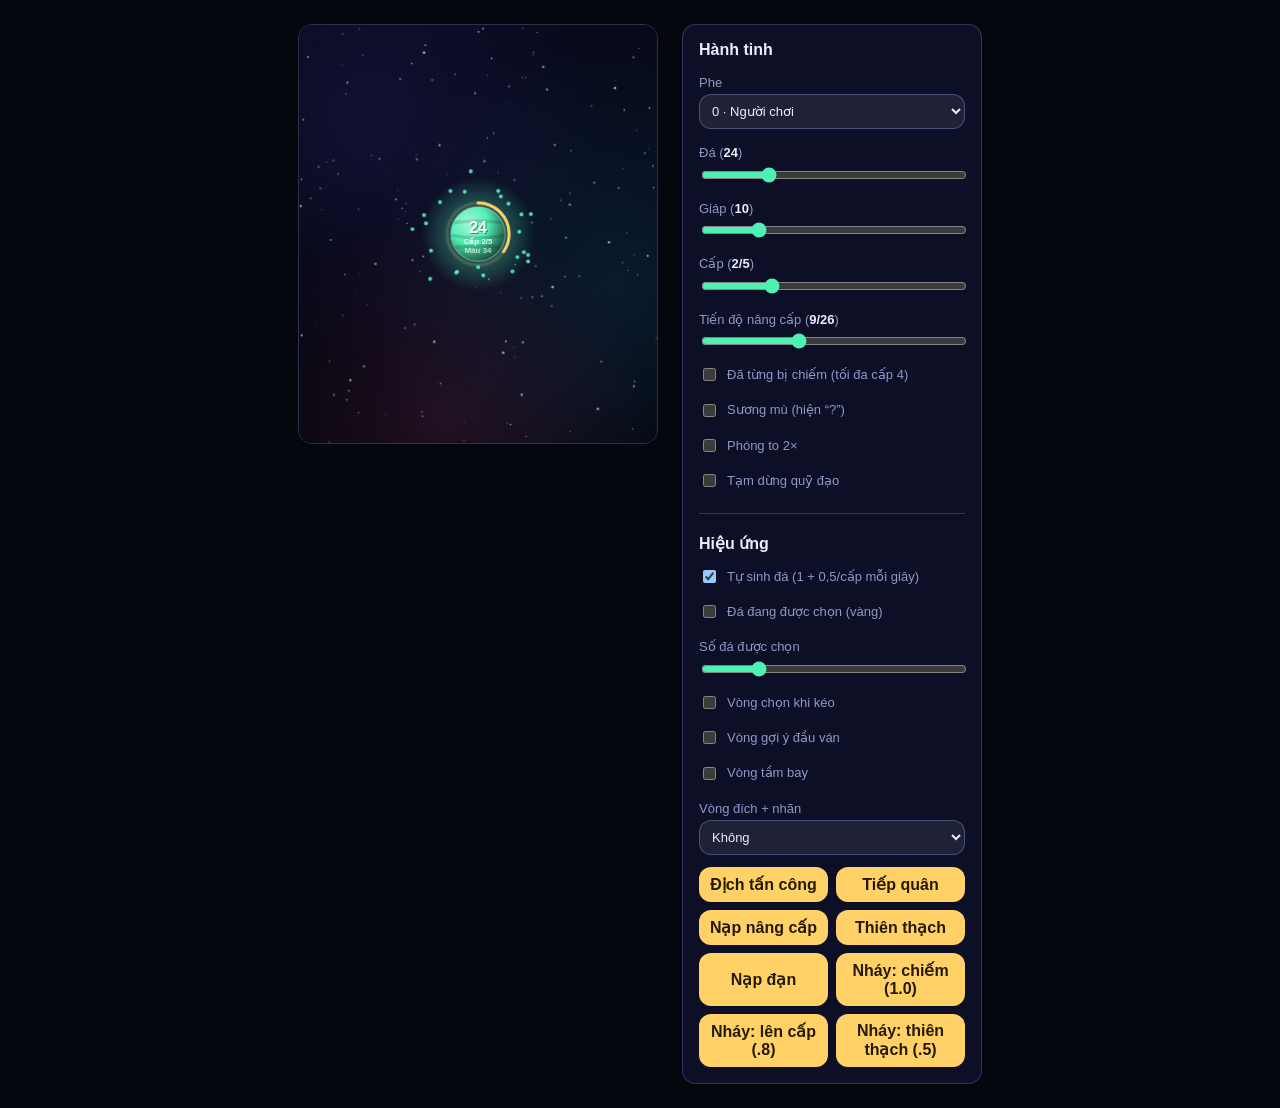
<file: planet-ui/index.html>
<!doctype html>
<html lang="vi">
<head>
<meta charset="utf-8">
<meta name="viewport" content="width=device-width,initial-scale=1">
<title>Planet Conquest – UI hành tinh</title>
<link rel="stylesheet" href="style.css">
</head>
<body>
<main>
  <canvas id="stage" width="360" height="420"></canvas>
  <section class="panel">
    <h1>Hành tinh</h1>
    <label>Phe
      <select id="owner"></select>
    </label>
    <label>Đá (<b id="rocksV"></b>)
      <input id="rocks" type="range" min="0" max="100" value="23">
    </label>
    <label>Giáp (<b id="armorV"></b>)
      <input id="armor" type="range" min="0" max="50" value="10" step="10">
    </label>
    <label>Cấp (<b id="levelV"></b>)
      <input id="level" type="range" min="1" max="5" value="2">
    </label>
    <label>Tiến độ nâng cấp (<b id="progV"></b>)
      <input id="prog" type="range" min="0" max="50" value="9">
    </label>
    <label class="row"><input id="captured" type="checkbox"> Đã từng bị chiếm (tối đa cấp 4)</label>
    <label class="row"><input id="fog" type="checkbox"> Sương mù (hiện “?”)</label>
    <label class="row"><input id="zoom" type="checkbox"> Phóng to 2×</label>
    <label class="row"><input id="pause" type="checkbox"> Tạm dừng quỹ đạo</label>
    <hr>
    <h1>Hiệu ứng</h1>
    <label class="row"><input id="auto" type="checkbox" checked> Tự sinh đá (1 + 0,5/cấp mỗi giây)</label>
    <label class="row"><input id="sel" type="checkbox"> Đá đang được chọn (vàng)</label>
    <label>Số đá được chọn <input id="selN" type="range" min="0" max="60" value="12"></label>
    <label class="row"><input id="drag" type="checkbox"> Vòng chọn khi kéo</label>
    <label class="row"><input id="hint" type="checkbox"> Vòng gợi ý đầu ván</label>
    <label class="row"><input id="range" type="checkbox"> Vòng tầm bay</label>
    <label>Vòng đích + nhãn
      <select id="target"><option value="none">Không</option><option value="attack">Tấn công</option><option value="move">Chuyển quân</option><option value="far">Ngoài tầm</option><option value="cancel">Hủy</option></select>
    </label>
    <div class="btns">
      <button id="btnAttack">Địch tấn công</button>
      <button id="btnFeed">Tiếp quân</button>
      <button id="btnUpg">Nạp nâng cấp</button>
      <button id="btnAst">Thiên thạch</button>
      <button id="btnCd">Nạp đạn</button>
      <button id="flash">Nháy: chiếm (1.0)</button>
      <button id="flashUp">Nháy: lên cấp (.8)</button>
      <button id="flashAst">Nháy: thiên thạch (.5)</button>
    </div>
  </section>
</main>
<script src="planet.js"></script>
</body>
</html>
</file>
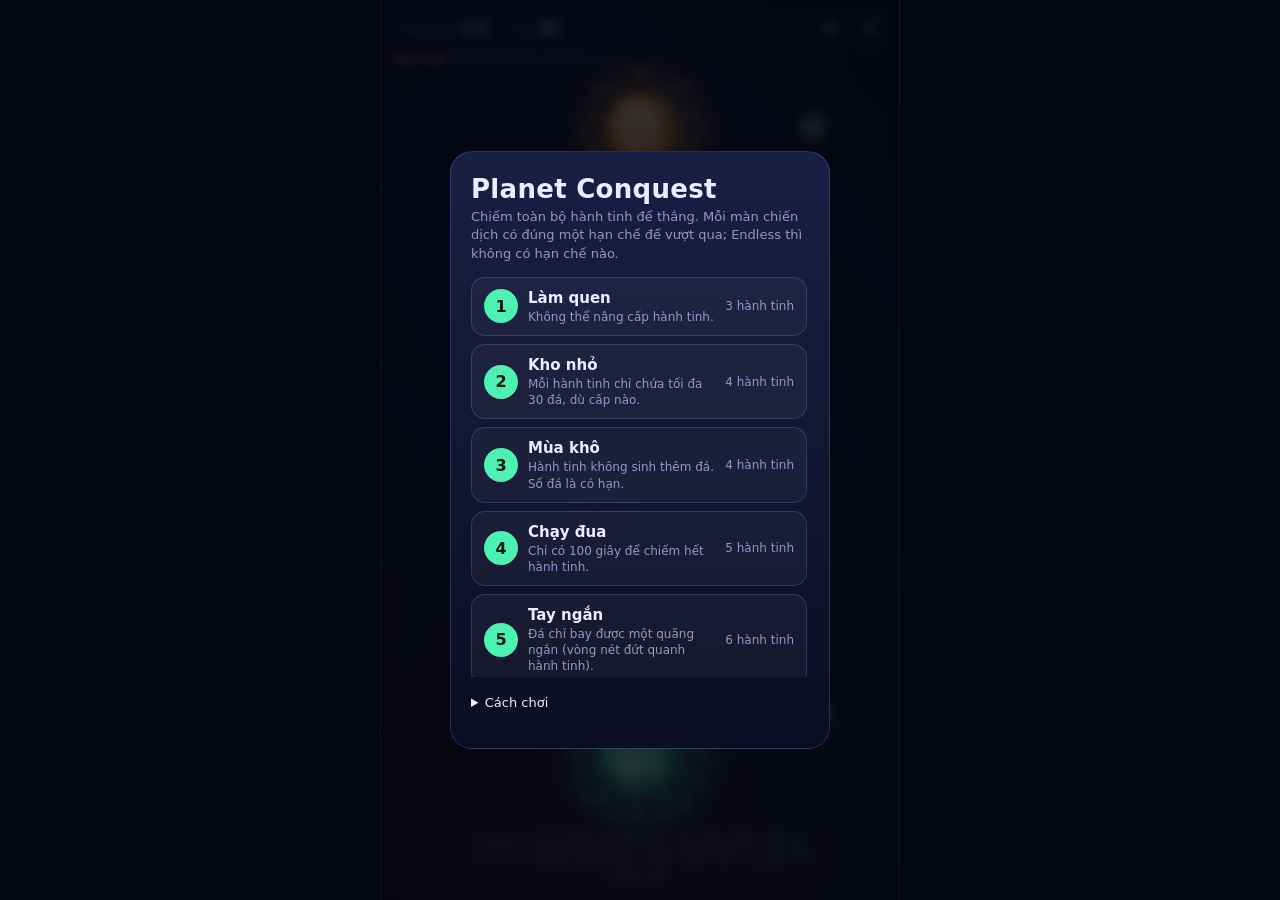
<file: prototype/web/index.html>
<!DOCTYPE html>
<html lang="vi">
<head>
<meta charset="UTF-8">
<meta name="viewport" content="width=device-width, initial-scale=1, maximum-scale=1, user-scalable=no, viewport-fit=cover">
<title>Planet Conquest</title>
<style>
  :root {
    --bg: #05070f;
    --ink: #e9edff;
    --muted: #8f99c8;
    --panel: rgba(14, 18, 42, 0.78);
    --line: rgba(160, 175, 255, 0.2);
    --you: #4ff0b4;
    --gold: #ffd166;
    --danger: #ff6b7d;
    box-sizing: border-box;
    padding-top: env(safe-area-inset-top, 0px);
    padding-bottom: env(safe-area-inset-bottom, 0px);
  }
  @media (prefers-color-scheme: dark) {
    :root:not([data-theme="light"]) { --bg: #05070f; --ink: #e9edff; --muted: #8f99c8; --panel: rgba(14, 18, 42, 0.78); }
  }
  :root[data-theme="dark"] { --bg: #05070f; --ink: #e9edff; --muted: #8f99c8; --panel: rgba(14, 18, 42, 0.78); }
  *, *::before, *::after { box-sizing: border-box; }
  html, body { height: 100%; margin: 0; background: var(--bg); color: var(--ink); overflow: hidden; overscroll-behavior: none; }
  body { font-family: "Trebuchet MS", "Avenir Next", "Segoe UI", system-ui, sans-serif; }
  #app {
    position: relative; height: 100%; max-width: 520px; margin: 0 auto; overflow: hidden;
    user-select: none; -webkit-user-select: none; -webkit-touch-callout: none; -webkit-tap-highlight-color: transparent;
    border-left: 1px solid rgba(160,175,255,.08); border-right: 1px solid rgba(160,175,255,.08);
  }
  canvas { position: absolute; inset: 0; width: 100%; height: 100%; display: block; touch-action: none; }

  #hud { position: absolute; top: 10px; left: 10px; right: 10px; display: flex; gap: 6px; align-items: center; pointer-events: none; }
  .chip {
    display: flex; align-items: baseline; gap: 5px; padding: 6px 10px; border-radius: 12px;
    background: var(--panel); border: 1px solid var(--line); backdrop-filter: blur(8px); -webkit-backdrop-filter: blur(8px);
    font-size: 11px; color: var(--muted); white-space: nowrap;
  }
  .chip b { font-size: 16px; color: var(--ink); font-variant-numeric: tabular-nums; }
  #hud .grow { flex: 1; }
  .ibtn {
    pointer-events: auto; width: 36px; height: 36px; border-radius: 12px; border: 1px solid var(--line);
    background: var(--panel); color: var(--ink); font-size: 17px; cursor: pointer; padding: 0;
  }
  #tag {
    position: absolute; top: 52px; left: 12px; right: 12px; font-size: 11px; line-height: 1.35; color: var(--muted);
    pointer-events: none; text-shadow: 0 1px 3px #000;
  }
  #tag b { color: #ff9b9b; font-weight: 700; }

  #bar { position: absolute; left: 0; right: 0; bottom: 16px; display: flex; flex-direction: column; align-items: center; gap: 8px; pointer-events: none; padding: 0 16px; }
  #hint { max-width: 340px; font-size: 12px; line-height: 1.45; color: var(--muted); text-align: center; }
  #selInfo {
    pointer-events: auto; display: flex; gap: 10px; align-items: center; padding: 7px 7px 7px 16px; border-radius: 999px;
    background: var(--panel); border: 1px solid var(--line); backdrop-filter: blur(8px); -webkit-backdrop-filter: blur(8px);
    font-size: 13px;
  }
  #selInfo button {
    border: 0; border-radius: 999px; padding: 9px 16px; background: var(--gold); color: #241a00;
    font: 800 13px "Trebuchet MS", system-ui, sans-serif; cursor: pointer;
  }

  #toast {
    position: absolute; left: 50%; top: 84px; transform: translateX(-50%) translateY(-6px); opacity: 0;
    padding: 8px 14px; border-radius: 10px; background: rgba(8,10,26,.94); border: 1px solid var(--line);
    font-size: 13px; pointer-events: none; transition: opacity .2s, transform .2s; white-space: nowrap; z-index: 5;
  }
  #toast.show { opacity: 1; transform: translateX(-50%) translateY(0); }

  .overlay {
    position: absolute; inset: 0; z-index: 20; display: grid; place-items: center; padding: 16px;
    background: rgba(3,5,14,.8); backdrop-filter: blur(6px); -webkit-backdrop-filter: blur(6px);
  }
  .hidden { display: none !important; }
  .card {
    width: 100%; max-width: 380px; max-height: 100%; overflow: auto; padding: 22px 20px 20px; border-radius: 22px;
    background: linear-gradient(180deg, rgba(26,32,70,.97), rgba(11,14,34,.97)); border: 1px solid var(--line);
  }
  .card h1 { margin: 0 0 4px; font-size: 26px; letter-spacing: .3px; }
  .card .sub { margin: 0 0 14px; color: var(--muted); font-size: 13px; line-height: 1.4; }
  .btn {
    width: 100%; padding: 14px; border: 0; border-radius: 14px; background: var(--you); color: #04170f;
    font: 800 16px "Trebuchet MS", system-ui, sans-serif; cursor: pointer;
  }
  .btn.ghost { background: transparent; border: 1px solid var(--line); color: var(--ink); margin-top: 8px; font-weight: 700; }

  #levels { display: grid; gap: 8px; max-height: min(50vh, 400px); overflow: auto; margin-bottom: 12px; padding-right: 2px; }
  .lv {
    display: grid; grid-template-columns: 34px 1fr auto; gap: 10px; align-items: center; text-align: left;
    padding: 10px 12px; border-radius: 14px; border: 1px solid var(--line); background: rgba(255,255,255,.04);
    color: var(--ink); font: inherit; cursor: pointer;
  }
  .lv[disabled] { opacity: .4; cursor: not-allowed; }
  .lv .no {
    width: 34px; height: 34px; border-radius: 50%; display: grid; place-items: center;
    background: var(--you); color: #04170f; font-weight: 800;
  }
  .lv.done .no { background: #27325c; color: var(--you); }
  .lv.endless .no { background: var(--gold); color: #241a00; font-size: 18px; }
  .lv b { font-size: 15px; }
  .lv small { display: block; margin-top: 2px; color: var(--muted); font-size: 12px; line-height: 1.35; }
  .lv .pc { font-size: 12px; color: var(--muted); white-space: nowrap; text-align: right; }

  .how { margin: 0 0 12px; font-size: 13px; color: var(--muted); }
  .how summary { cursor: pointer; padding: 6px 0; color: var(--ink); }
  .rules { list-style: none; margin: 8px 0 0; padding: 0; display: grid; gap: 9px; line-height: 1.4; }
  .rules li { display: grid; grid-template-columns: 18px 1fr; gap: 8px; align-items: start; }
  .rules i { width: 11px; height: 11px; margin-top: 4px; border-radius: 50%; display: block; }
  .rules b { color: #fff; }

  .kv span { font-size: 12px; color: var(--muted); }
  .kv p { margin: 2px 0 14px; font-size: 14px; line-height: 1.5; }
  #bLimit { color: #ffb0b0; }
  #end.win h1 { color: var(--you); }
  #end.lose h1 { color: var(--danger); }
  #end p { margin: 0 0 18px; color: var(--ink); font-size: 15px; line-height: 1.5; }
</style>
</head>
<body>
<div id="app">
  <canvas id="c"></canvas>

  <div id="hud">
    <div class="chip">Hành tinh <b id="nPlanets">1/5</b></div>
    <div class="chip">Đá <b id="nRocks">0</b></div>
    <div class="chip hidden" id="chipX"><span id="xLabel"></span><b id="xVal"></b></div>
    <div class="grow"></div>
    <button class="ibtn" id="btnMenu" aria-label="Menu">&#9776;</button>
    <button class="ibtn" id="btnRestart" aria-label="Chơi lại màn này">&#8635;</button>
  </div>
  <div id="tag"></div>

  <div id="bar">
    <div id="selInfo" class="hidden"><span id="selText"></span><button id="btnCancel">Hủy</button></div>
    <div id="hint">Khoanh vòng quanh đá để chọn, rồi chạm đích. Kéo từ hành tinh để gửi nửa số đá. Chạm hành tinh của bạn để nâng cấp.</div>
  </div>

  <div id="toast"></div>

  <div id="menu" class="overlay">
    <div class="card">
      <h1>Planet Conquest</h1>
      <p class="sub">Chiếm toàn bộ hành tinh để thắng. Mỗi màn chiến dịch có đúng một hạn chế để vượt qua; Endless thì không có hạn chế nào.</p>
      <div id="levels"></div>
      <details class="how">
        <summary>Cách chơi</summary>
        <ul class="rules">
          <li><i style="background:#4ff0b4"></i><span><b>Khoanh vòng</b> quanh vùng có đá để chọn: đá quay quanh hành tinh hoặc đá đang bay. Khoanh một phần hay cả hành tinh đều được.</span></li>
          <li><i style="background:#ffd166"></i><span>Khoanh xong <b>không nhấc tay</b>, kéo tới đích rồi thả. Hoặc nhấc tay rồi <b>chạm đích</b>. Đích là hành tinh (tấn công) hoặc chỗ trống (đá bay tới và chờ).</span></li>
          <li><i style="background:#5cc8ff"></i><span><b>Kéo từ hành tinh</b> của bạn: gửi nửa số đá. <b>Chạm</b> hành tinh của bạn: nâng cấp.</span></li>
          <li><i style="background:#b78bff"></i><span><b>Máu = số đá + giáp.</b> Mỗi lần nâng cấp: sinh đá nhanh hơn, chứa nhiều hơn, cộng dồn giáp. Hành tinh bị chiếm tụt về cấp 1 và chỉ lên tối đa cấp 4.</span></li>
          <li><i style="background:#ff6b7d"></i><span>Đá khác phe chạm nhau sẽ <b>vỡ và biến mất</b>, kể cả đá đang chờ và thiên thạch trôi nổi.</span></li>
        </ul>
      </details>
      <button class="btn ghost hidden" id="btnResume">Tiếp tục ván đang chơi</button>
    </div>
  </div>

  <div id="brief" class="overlay hidden">
    <div class="card">
      <h1 id="bTitle"></h1>
      <p class="sub" id="bSub"></p>
      <div class="kv"><span>Hạn chế</span><p id="bLimit"></p></div>
      <div class="kv"><span>Cách vượt qua</span><p id="bTip"></p></div>
      <button class="btn" id="btnGo">Bắt đầu</button>
      <button class="btn ghost" id="btnBack">Quay lại</button>
    </div>
  </div>

  <div id="end" class="overlay hidden">
    <div class="card">
      <h1 id="endTitle">Chiến thắng</h1>
      <p id="endText"></p>
      <button class="btn" id="btnNext">Màn tiếp theo</button>
      <button class="btn ghost" id="btnAgain">Chơi lại</button>
      <button class="btn ghost" id="btnMenuEnd">Menu</button>
    </div>
  </div>
</div>

<script>
(() => {
'use strict';
const $ = id => document.getElementById(id);
const cv = $('c'), ctx = cv.getContext('2d');
const FONT = '"Trebuchet MS","Avenir Next","Segoe UI",system-ui,sans-serif';
const TAU = Math.PI * 2;
const rnd = (a, b) => a + Math.random() * (b - a);
const clamp = (v, a, b) => Math.min(b, Math.max(a, v));
function mulberry32(a) {
  return function () {
    a |= 0; a = a + 0x6D2B79F5 | 0;
    let t = Math.imul(a ^ a >>> 15, 1 | a);
    t = t + Math.imul(t ^ t >>> 7, 61 | t) ^ t;
    return ((t ^ t >>> 14) >>> 0) / 4294967296;
  };
}
const store = {
  get(k, d) { try { const v = window.localStorage.getItem(k); return v === null ? d : JSON.parse(v); } catch (e) { return d; } },
  set(k, v) { try { window.localStorage.setItem(k, JSON.stringify(v)); } catch (e) {} },
};

/* ---------- Cấu hình cân bằng chung (chỉnh tại đây) ---------- */
const CFG = {
  produceBase: 1,                    // đá / giây ở cấp 1
  produceStep: 0.5,                  // cộng thêm mỗi cấp
  maxLevel: 5,
  capturedMaxLevel: 4,               // hành tinh đã từng bị chiếm chỉ nâng được tới cấp này
  upgradeCost: L => 10 + 8 * L,      // số đá cần nạp để lên cấp L+1
  capacity: L => 40 + 20 * L,        // sức chứa: đầy thì ngừng sinh đá
  armorPerLevel: 10,                 // mỗi lần lên cấp cộng dồn thêm chừng này giáp (máu)
  rockSpeed: 0.55,                   // tốc độ bay = unit * giá trị này mỗi giây
  quickSend: 0.5,                    // kéo thẳng từ hành tinh: gửi tỉ lệ này của số đá
  aiGrace: 10,                       // giây đầu AI chưa hành động
  aiThink: [3, 5.5],                 // khoảng thời gian AI suy nghĩ lại
  lullSeconds: 14,                   // quá lâu không ai tấn công thì ép một hành tinh AI tấn công
  neutrals: 6,                       // số thiên thạch trôi nổi mặc định
  asteroidDmgK: 11000,               // sát thương thiên thạch = (bán kính / unit)^2 * hệ số này (chỉ ở Endless)
  lockLevels: false,                 // true: phải qua màn trước mới mở màn sau
};

/* ---------- Danh sách màn chơi: mỗi màn đúng một hạn chế ---------- */
const LEVELS = [
  { name: 'Làm quen', planets: 3, seed: 1101, playerN: 30, enemyN: [16, 20], neutrals: 4, aiGrace: 14,
    flags: { noUpgrade: true },
    limit: 'Không thể nâng cấp hành tinh.',
    tip: 'Không có nâng cấp nên tốc độ là tất cả: chiếm hành tinh yếu trước để có thêm nguồn sinh đá, rồi mới đánh hành tinh mạnh.' },
  { name: 'Kho nhỏ', planets: 4, seed: 2203, playerN: 28, enemyN: [18, 24], neutrals: 5,
    flags: { capCap: 30 },
    limit: 'Mỗi hành tinh chỉ chứa tối đa 30 đá, dù cấp nào.',
    tip: 'Đá đầy là phí. Đừng tích trữ: liên tục gửi quân đi đánh, hoặc nạp đá nâng cấp để dùng hết đá dư.' },
  { name: 'Mùa khô', planets: 4, seed: 3307, playerN: 75, enemyN: [16, 22], neutrals: 4, aiGrace: 8,
    flags: { noProduction: true },
    limit: 'Hành tinh không sinh thêm đá. Số đá là có hạn.',
    tip: 'Mỗi viên đá đều quý. Đánh hành tinh yếu nhất trước, tránh đối đầu trực diện và để các đối thủ tự tiêu hao lẫn nhau.' },
  { name: 'Chạy đua', planets: 5, seed: 4409, playerN: 36, enemyN: [16, 20], neutrals: 5, aiGrace: 20,
    flags: { timeLimit: 100 },
    limit: 'Chỉ có 100 giây để chiếm hết hành tinh.',
    tip: 'Khoanh vòng gom đá từ nhiều hành tinh để đánh dồn một mục tiêu. Đừng chờ đủ quân mới đánh.' },
  { name: 'Tay ngắn', planets: 6, seed: 5521, playerN: 32, enemyN: [18, 24], neutrals: 5, layout: 'chain',
    flags: { range: 0.62 },
    limit: 'Đá chỉ bay được một quãng ngắn (vòng nét đứt quanh hành tinh).',
    tip: 'Không đánh xa được. Chiếm hành tinh gần nhất làm bàn đạp rồi đánh tiếp từ đó. Đích điều quân ra chỗ trống cũng phải nằm trong tầm.' },
  { name: 'Sương mù', planets: 7, seed: 6613, playerN: 30, enemyN: [18, 26], neutrals: 5,
    flags: { fog: true },
    limit: 'Không thấy số đá và máu của đối thủ.',
    tip: 'Gửi một đợt nhỏ để thăm dò: hành tinh bị đánh sẽ lộ số đá và máu trong 3 giây. Biết rồi mới dồn quân đánh thật.' },
  { name: 'Bãi thiên thạch', planets: 8, seed: 7717, playerN: 34, enemyN: [20, 26], neutrals: 22, neutralSize: 1.25,
    flags: {},
    limit: 'Thiên thạch dày đặc chặn đường: đá của bạn đụng vào sẽ vỡ.',
    tip: 'Chọn đường bay thông thoáng, gửi dư quân để bù đá vỡ, hoặc điều đá ra chỗ trống chờ thiên thạch trôi qua rồi mới lao vào.' },
  { name: 'Nạp đạn', planets: 9, seed: 8821, playerN: 34, enemyN: [20, 28], neutrals: 6,
    flags: { cooldown: 4 },
    limit: 'Mỗi hành tinh chỉ gửi quân được một lần mỗi 4 giây.',
    tip: 'Khoanh vòng để gửi đồng loạt từ nhiều hành tinh trong một lần, và chọn đúng lúc để mỗi lần gửi đủ mạnh.' },
  { name: 'Đối thủ tăng tốc', planets: 10, seed: 9931, playerN: 38, enemyN: [16, 22], neutrals: 6,
    flags: { enemyProd: 2 },
    limit: 'Mọi đối thủ sinh đá nhanh gấp đôi bạn.',
    tip: 'Đánh sớm trước khi họ tích lũy. Hành tinh bạn chiếm được sinh đá bình thường cho bạn, nên hạ từng đối thủ một.' },
];
LEVELS.forEach((L, i) => { L.boldShift = -0.02 * i; });

// Endless: bản đồ ngẫu nhiên 3-10 hành tinh, không có hạn chế nào, thiên thạch đâm vào hành tinh gây sát thương theo cỡ
function makeEndless(map) {
  const rng = mulberry32((Math.random() * 1e9) | 0);
  const n = 3 + Math.floor(rng() * 8);
  const d = Math.min(map - 1, 8);
  return {
    endless: true, name: 'Endless', planets: n, seed: (Math.random() * 1e9) | 0,
    playerN: 30, enemyN: [18 + d, 26 + d], neutrals: 7 + Math.floor(n / 2), aiGrace: 12,
    neutralRange: [.014, .05], neutralSpeed: [.05, .11], boldShift: -0.015 * (map - 1),
    flags: { asteroidHits: true },
    limit: 'Không có hạn chế nào.',
    tip: 'Thiên thạch trôi nổi sẽ đâm vào hành tinh: càng to càng mất nhiều máu.',
  };
}

const FACTIONS = [
  { name: 'Bạn',  c: '#4ff0b4' },
  { name: 'Đỏ',   c: '#ff6b7d' },
  { name: 'Cam',  c: '#ffb347' },
  { name: 'Tím',  c: '#a46bff' },
  { name: 'Lam',  c: '#5cc8ff' },
  { name: 'Hồng', c: '#ff8fd8' },
  { name: 'Vàng', c: '#f2e86d' },
  { name: 'Lục',  c: '#9be564' },
  { name: 'Cát',  c: '#c9b79c' },
  { name: 'Chàm', c: '#6f8bff' },
];
const hex2rgb = h => { const n = parseInt(h.slice(1), 16); return [n >> 16 & 255, n >> 8 & 255, n & 255]; };
const mix = (h, t, a) => { const c = hex2rgb(h); return `rgb(${Math.round(c[0] + (t[0] - c[0]) * a)},${Math.round(c[1] + (t[1] - c[1]) * a)},${Math.round(c[2] + (t[2] - c[2]) * a)})`; };
const rgba = (h, a) => { const c = hex2rgb(h); return `rgba(${c[0]},${c[1]},${c[2]},${a})`; };
FACTIONS.forEach(f => {
  f.light = mix(f.c, [255, 255, 255], .5);
  f.dark = mix(f.c, [0, 0, 0], .62);
  f.glow0 = rgba(f.c, .34); f.glow1 = rgba(f.c, 0);
  f.trail = rgba(f.c, .5); f.soft = rgba(f.c, .92); f.ring = rgba(f.c, .12);
});

/* ---------- Trạng thái ---------- */
let W = 360, H = 640, DPR = 1, unit = 360, RR = 2.8, bg = null, twinkle = [];
let planets = [], rocks = [], neutrals = [], neutTimers = [], parts = [], texts = [];
let time = 0, clock = 0, running = false, over = false, hudT = 0, lastAttack = 0;
let ptr = null, selection = null;
let lvl = LEVELS[0], lvlIdx = 0, endlessMap = 1, endlessCleared = 0, pendingIdx = 0;
let done = store.get('pc_done', []), bestEndless = store.get('pc_best', 0);

/* ---------- Luật theo màn ---------- */
const flag = k => (lvl && lvl.flags ? lvl.flags[k] : undefined);
const rangePx = () => (flag('range') ? unit * flag('range') : Infinity);
const aiGraceOf = () => (lvl.aiGrace !== undefined ? lvl.aiGrace : CFG.aiGrace);
const radiusOf = p => p.base * (1 + 0.08 * (p.level - 1));
const maxLvl = p => (flag('noUpgrade') ? 1 : (p.captured ? CFG.capturedMaxLevel : CFG.maxLevel));
const capOf = p => Math.min(CFG.capacity(p.level), flag('capCap') || 1e9);
const hpOf = p => p.n + p.armor;                          // máu = số đá + giáp (giáp cộng dồn mỗi lần lên cấp)
const fogged = p => !!flag('fog') && p.owner !== 0 && p.reveal <= 0;
const hpText = p => (fogged(p) ? '?' : hpOf(p));
function rateOf(p) {
  if (flag('noProduction')) return 0;
  let r = CFG.produceBase + CFG.produceStep * (p.level - 1);
  if (p.owner !== 0 && flag('enemyProd')) r *= flag('enemyProd');
  return r;
}
const num = v => +v.toFixed(1);
const fmt = s => `${Math.floor(s / 60)}:${String(Math.floor(s % 60)).padStart(2, '0')}`;
const buzz = p => { try { navigator.vibrate && navigator.vibrate(p); } catch (e) {} };
const isPlanet = d => d.owner !== undefined;
const asteroidDamage = a => Math.max(2, Math.round((a.rad / unit) ** 2 * CFG.asteroidDmgK));

/* ---------- Sinh bản đồ ---------- */
function mapTop() { return 96; }
function mapBottom() { return Math.max(mapTop() + 200, H - 120); }
function mapY(ny) { const t = mapTop(), b = mapBottom(); return t + (b - t) * ny; }
function placePlanets() { for (const p of planets) { p.x = p.nx * W; p.y = mapY(p.ny); p.base = unit * p.size; } }

// Trả về tọa độ chuẩn hóa. Người chơi luôn ở đáy giữa. Chế độ chain: mỗi hành tinh nằm trong tầm của một hành tinh trước đó.
function genLayout(rng, n, rangeP) {
  const top = mapTop(), bottom = mapBottom();
  const padX = Math.max(48, unit * .13), y0 = top + 22, y1 = bottom - 6;
  const area = (W - 2 * padX) * (y1 - y0);
  let minD = clamp(Math.sqrt(area / n) * .85, 92, 170);
  if (rangeP) minD = Math.min(minD, rangeP * .55);
  const base = n >= 9 ? .056 : n >= 7 ? .062 : .07;
  const out = pts => pts.map((q, i) => ({ nx: q.x / W, ny: (q.y - top) / (bottom - top), size: i === 0 ? base + .012 : base + rng() * .012 }));
  for (let attempt = 0; attempt < 80; attempt++) {
    const pts = [{ x: W / 2, y: y1 - 20 }];
    let ok = true;
    for (let i = 1; i < n && ok; i++) {
      let placed = false;
      for (let t = 0; t < 250 && !placed; t++) {
        let x, y;
        if (rangeP) { const b = pts[Math.floor(rng() * pts.length)], a = rng() * TAU, d = rangeP * (.6 + rng() * .32); x = b.x + Math.cos(a) * d; y = b.y + Math.sin(a) * d; }
        else { x = padX + rng() * (W - 2 * padX); y = y0 + rng() * (y1 - y0); }
        if (x < padX || x > W - padX || y < y0 || y > y1) continue;
        if (pts.every(q => Math.hypot(q.x - x, q.y - y) >= minD)) { pts.push({ x, y }); placed = true; }
      }
      if (!placed) ok = false;
    }
    if (ok && rangeP && !pts.some(q => Math.hypot(q.x - pts[0].x, q.y - pts[0].y) > rangeP * 1.15)) ok = false;
    if (ok) return out(pts);
    minD *= .95;
  }
  // Dự phòng: xếp lưới
  const cols = n > 6 ? 3 : 2, rows = Math.ceil(n / cols), pts = [{ x: W / 2, y: y1 - 20 }];
  for (let i = 1; i < n; i++) {
    const c = (i - 1) % cols, r = Math.floor((i - 1) / cols);
    pts.push({ x: padX + (c + .5) / cols * (W - 2 * padX), y: y0 + (r + .5) / rows * (y1 - y0 - 120) });
  }
  return out(pts);
}

function buildBg() {
  bg = document.createElement('canvas');
  bg.width = Math.round(W * DPR); bg.height = Math.round(H * DPR);
  const g = bg.getContext('2d'); g.scale(DPR, DPR);
  const lg = g.createLinearGradient(0, 0, 0, H); lg.addColorStop(0, '#070a1c'); lg.addColorStop(1, '#04050d');
  g.fillStyle = lg; g.fillRect(0, 0, W, H);
  [[.2, .25, .55, '90,60,200'], [.88, .62, .6, '40,140,200'], [.4, .95, .5, '200,70,140']].forEach(([x, y, r, c]) => {
    const rg = g.createRadialGradient(x * W, y * H, 0, x * W, y * H, r * Math.max(W, H));
    rg.addColorStop(0, `rgba(${c},.15)`); rg.addColorStop(1, `rgba(${c},0)`);
    g.fillStyle = rg; g.fillRect(0, 0, W, H);
  });
  for (let i = 0; i < 170; i++) {
    g.fillStyle = `rgba(255,255,255,${.2 + Math.random() * .6})`;
    g.beginPath(); g.arc(Math.random() * W, Math.random() * H, Math.random() * 1.1 + .2, 0, TAU); g.fill();
  }
  twinkle = [];
  for (let i = 0; i < 28; i++) twinkle.push({ x: Math.random() * W, y: Math.random() * H, ph: Math.random() * TAU, sp: rnd(.8, 2.2) });
}

function layout() {
  const r = cv.getBoundingClientRect();
  W = Math.max(200, r.width); H = Math.max(300, r.height);
  DPR = Math.min(window.devicePixelRatio || 1, 2.5);
  cv.width = Math.round(W * DPR); cv.height = Math.round(H * DPR);
  ctx.setTransform(DPR, 0, 0, DPR, 0, 0);
  unit = Math.min(W, H * 0.6);
  RR = Math.max(2.4, unit * 0.0075);
  placePlanets(); buildBg();
}

/* ---------- Khởi tạo màn ---------- */
function reset() {
  const L = lvl, rng = mulberry32(L.seed);
  const pts = genLayout(rng, L.planets, flag('range') ? unit * flag('range') : 0);
  planets = pts.map((pt, i) => {
    const you = i === 0;
    const n = you ? L.playerN : Math.round(L.enemyN[0] + rng() * (L.enemyN[1] - L.enemyN[0]));
    return {
      id: i, nx: pt.nx, ny: pt.ny, size: pt.size, owner: i, n, acc: 0, armor: 0, level: 1, upg: 0, captured: false, cd: 0, reveal: 0,
      bold: you ? 0 : clamp(1.0 + rng() * .4 + (L.boldShift || 0), .85, 1.5),
      think: aiGraceOf() + rnd(0, 3), seed: Math.random() * TAU, flash: 0, x: 0, y: 0, base: 0,
    };
  });
  rocks = []; neutrals = []; neutTimers = []; parts = []; texts = [];
  time = 0; over = false; ptr = null; selection = null; hudT = 0;
  lastAttack = aiGraceOf() + 8;
  placePlanets();
  const nn = L.neutrals !== undefined ? L.neutrals : CFG.neutrals;
  for (let i = 0; i < nn; i++) spawnNeutral(false);
  const tag = L.endless
    ? '<b>Endless</b> · không giới hạn · thiên thạch đâm vào hành tinh gây sát thương theo cỡ'
    : `<b>Hạn chế:</b> ${L.limit}`;
  $('tag').innerHTML = tag;
  hud();
}

function spawnNeutral(fromEdge) {
  const nr = lvl.neutralRange || [.016, .03], sr = lvl.neutralSpeed || [.03, .08];
  const rad = unit * rnd(nr[0], nr[1]) * (lvl.neutralSize || 1);
  let x, y, ang;
  if (fromEdge) {
    const side = Math.floor(rnd(0, 4));
    if (side === 0) { x = -30; y = rnd(110, H - 130); }
    else if (side === 1) { x = W + 30; y = rnd(110, H - 130); }
    else if (side === 2) { x = rnd(20, W - 20); y = -30; }
    else { x = rnd(20, W - 20); y = H + 30; }
    const tgt = flag('asteroidHits') && Math.random() < .6 ? planets[Math.floor(Math.random() * planets.length)] : null;
    ang = tgt ? Math.atan2(tgt.y - y, tgt.x - x) + rnd(-.25, .25) : Math.atan2(H / 2 - y, W / 2 - x) + rnd(-.9, .9);
  } else {
    for (let t = 0; t < 30; t++) {
      x = rnd(24, W - 24); y = rnd(110, H - 130);
      if (planets.every(p => Math.hypot(p.x - x, p.y - y) > radiusOf(p) + 46)) break;
    }
    ang = rnd(0, TAU);
  }
  const sp = unit * rnd(sr[0], sr[1]);
  const verts = []; for (let i = 0; i < 8; i++) verts.push(rnd(.72, 1.15));
  neutrals.push({ x, y, vx: Math.cos(ang) * sp, vy: Math.sin(ang) * sp, rad, rot: rnd(0, TAU), vr: rnd(-.8, .8), o: -1, verts, dead: false });
}

/* ---------- Điều quân ---------- */
// Điểm đến là hành tinh (tấn công / chi viện / nâng cấp) hoặc một vị trí trống (đá bay tới rồi chờ ở đó).
function spreadPoint(c, i, n) {
  const sp = RR * 2.8, rad = sp * Math.sqrt(i + .5), a = i * 2.39996;
  return { x: clamp(c.x + Math.cos(a) * rad, 12, W - 12), y: clamp(c.y + Math.sin(a) * rad, 70, H - 70) };
}
function blockReason(src, dest, feed) {                  // lý do không gửi được (hạn chế của màn)
  if (feed) return null;
  if (flag('cooldown') && src.cd > 0) return `Đang nạp đạn, chờ ${Math.ceil(src.cd)}s`;
  if (Math.hypot(dest.x - src.x, dest.y - src.y) > rangePx()) return 'Ngoài tầm bay';
  return null;
}
function farFrom(srcs, dest) {
  const rp = rangePx(); if (!isFinite(rp)) return false;
  return srcs.some(s => Math.hypot(dest.x - s.x, dest.y - s.y) > rp);
}

function launch(src, dest, count, feed) {
  count = Math.min(count, src.n);
  if (count <= 0) return 0;
  if (!feed) {
    if (blockReason(src, dest, false)) return 0;
    if (flag('cooldown')) src.cd = flag('cooldown');
  }
  src.n -= count;
  const toPlanet = isPlanet(dest);
  const sr = radiusOf(src), aim = Math.atan2(dest.y - src.y, dest.x - src.x), spd = unit * CFG.rockSpeed;
  if (toPlanet && !feed && dest.owner !== src.owner) lastAttack = time;
  for (let i = 0; i < count; i++) {
    const a = feed ? rnd(0, TAU) : aim + rnd(-.8, .8);
    const s = spd * rnd(.9, 1.15), k = feed ? .55 : 1;
    rocks.push({
      x: src.x + Math.cos(a) * (sr + 8), y: src.y + Math.sin(a) * (sr + 8),
      vx: Math.cos(a) * s * k, vy: Math.sin(a) * s * k, s, o: src.owner,
      t: toPlanet ? dest : null, pt: toPlanet ? null : spreadPoint(dest, i, count),
      feed: !!feed, idle: false, rad: RR, dead: false, ph: rnd(0, TAU), dist: 0,
    });
  }
  return count;
}

function redirect(r, dest, i, n) {                       // đổi đích cho một viên đá đang bay hoặc đang chờ
  r.idle = false; r.feed = false; r.dist = 0;
  if (isPlanet(dest)) { r.t = dest; r.pt = null; if (dest.owner !== r.o) lastAttack = time; }
  else { r.t = null; r.pt = spreadPoint(dest, i, n); }
}

function addUpg(p) {
  if (p.level >= maxLvl(p)) { p.n++; return; }
  p.upg++;
  if (p.upg >= CFG.upgradeCost(p.level)) {
    p.upg = 0; p.level++; p.flash = .8; p.armor += CFG.armorPerLevel;
    if (p.owner === 0) { popText(p.x, p.y - radiusOf(p) - 14, `Cấp ${p.level}: +${num(rateOf(p))}/s, chứa ${capOf(p)}, +${CFG.armorPerLevel} máu`, '#ffd166'); buzz(20); }
  }
}

function capture(p, newO) {
  const old = p.owner;
  p.owner = newO; p.upg = 0; p.acc = 0; p.armor = 0; p.n = 0; p.flash = 1;
  p.level = 1; p.captured = true;                  // bị chiếm: tụt về cấp 1 và từ nay chỉ lên tối đa cấp 4
  if (newO === 0 || old === 0) popText(p.x, p.y - radiusOf(p) - 14, newO === 0 ? 'Chiếm được: về cấp 1' : 'Bị chiếm', FACTIONS[newO].c);
  buzz(newO === 0 ? [20] : [60, 40, 60]);
  // Phe mất hành tinh cuối cùng: đá còn lại (đang bay hoặc đang chờ) chuyển cho bên chiếm, không mất đi
  if (!planets.some(q => q.owner === old)) for (const r of rocks) if (r.o === old) r.o = newO;
}

function arrive(r) {
  const p = r.t; r.dead = true;
  if (r.o === p.owner) { if (r.feed) addUpg(p); else p.n++; return; }
  if (r.o === 0 && flag('fog')) p.reveal = 3;      // sương mù: bị đánh thì lộ thông tin vài giây
  if (p.armor > 0 || p.n > 0) {                    // mỗi đá tấn công gây 1 sát thương: trừ giáp trước, hết giáp mới mất đá canh gác
    if (p.armor > 0) p.armor--; else p.n--;
    burst(r.x, r.y, FACTIONS[r.o].light, 5); burst(r.x, r.y, FACTIONS[p.owner].light, 3);
  } else {                                         // hết đá canh gác: chiếm hành tinh, đá tấn công ở lại
    capture(p, r.o); p.n = 1;
  }
}

function asteroidHit(a, p) {                       // Endless: thiên thạch đâm hành tinh, càng to càng đau
  a.dead = true; neutTimers.push(rnd(3, 6));
  const dmg = asteroidDamage(a);
  let left = dmg;
  while (left > 0 && (p.armor > 0 || p.n > 0)) { if (p.armor > 0) p.armor--; else p.n--; left--; }
  burst(a.x, a.y, '#ffb36b', 8 + Math.round(a.rad)); p.flash = .5;
  popText(p.x, p.y - radiusOf(p) - 10, `-${dmg}`, '#ff9b6b');
  buzz(p.owner === 0 ? [30] : 0);
}

/* ---------- AI ---------- */
function incoming(p) { let c = 0; for (const r of rocks) if (!r.dead && r.t === p && r.o !== p.owner) c++; return c; }

function aiThink(p) {
  const rp = rangePx();
  const cap = capOf(p), full = p.n / cap;
  // Kho càng đầy càng liều: tiến dần về ngưỡng tấn công thấp, tránh đứng yên khi đá sắp bị phí
  const pressure = clamp((full - .55) / .4, 0, 1);
  const bold = p.bold + (.9 - p.bold) * pressure;
  const threat = incoming(p);
  const keep = flag('noProduction') ? 3 : 10;
  const reserve = Math.min(p.n, Math.max(0, Math.ceil(threat * 1.15) - p.armor) + keep);
  let avail = p.n - reserve;
  // Phòng thủ: chi viện cho hành tinh cùng phe đang bị đánh
  for (const q of planets) {
    if (q === p || q.owner !== p.owner) continue;
    if (Math.hypot(q.x - p.x, q.y - p.y) > rp) continue;
    const t = incoming(q);
    if (t > hpOf(q) * .7 && avail >= 8) { const send = Math.min(avail, Math.ceil(t * .8)); avail -= launch(p, q, send, false); }
  }
  if (avail < (flag('noProduction') ? 5 : 8)) return;
  const canUp = p.level < maxLvl(p) && threat === 0, want = CFG.upgradeCost(p.level) - p.upg;
  const mustAttack = full >= .85;
  if (!mustAttack && canUp && avail >= want + 6 && Math.random() < (full >= .65 ? .6 : .3)) { launch(p, p, want, true); return; }
  // Mọi hành tinh khác phe đều là đối thủ
  let best = null, bs = 0, bestNeed = 0, weak = null, weakNeed = 1e9;
  for (const q of planets) {
    if (q.owner === p.owner) continue;
    const d = Math.hypot(q.x - p.x, q.y - p.y);
    if (d > rp) continue;
    const eta = d / (unit * CFG.rockSpeed);
    const need = Math.ceil((hpOf(q) + rateOf(q) * eta) * bold + 3);
    if (need < weakNeed) { weakNeed = need; weak = q; }
    if (avail < need) continue;
    const s = (1 / (need + 8)) * (1 / (.4 + d / unit));
    if (s > bs) { bs = s; best = q; bestNeed = need; }
  }
  if (best) { launch(p, best, Math.min(avail, bestNeed + Math.ceil(bestNeed * .1)), false); return; }
  if (canUp && avail >= want + 6) { launch(p, p, want, true); return; }
  if (mustAttack && weak) launch(p, weak, avail, false);     // kho đầy mà không đủ sức: vẫn đánh để bào mòn máu đối thủ
}

// Chống bế tắc: lâu không ai tấn công thì hành tinh AI nhiều đá tung đòn vào mục tiêu yếu nhất trong tầm
function forceAttack() {
  const rp = rangePx();
  const keep = flag('noProduction') ? 3 : 10, minA = flag('noProduction') ? 6 : 12;
  const srcs = planets.filter(p => p.owner !== 0).map(p => ({ p, a: p.n - Math.min(p.n, keep) })).filter(o => o.a >= minA).sort((x, y) => y.a - x.a);
  for (const { p: src, a } of srcs) {
    let tgt = null, th = 1e9;
    for (const q of planets) {
      if (q.owner === src.owner || Math.hypot(q.x - src.x, q.y - src.y) > rp) continue;
      const h = hpOf(q); if (h < th) { th = h; tgt = q; }
    }
    if (tgt && launch(src, tgt, Math.floor(a * .6), false)) return;
  }
  lastAttack = time - CFG.lullSeconds + 2;
}

/* ---------- Mô phỏng ---------- */
function step(dt) {
  time += dt;
  for (const p of planets) {
    const cap = capOf(p), rate = rateOf(p);
    if (p.cd > 0) p.cd = Math.max(0, p.cd - dt);
    if (p.n < cap && rate > 0) {
      p.acc += rate * dt;
      while (p.acc >= 1) { p.acc -= 1; p.n++; if (p.n >= cap) { p.acc = 0; break; } }
    } else p.acc = 0;
    if (p.owner !== 0 && time >= aiGraceOf()) {
      p.think -= dt;
      if (p.think <= 0) { aiThink(p); p.think = rnd(CFG.aiThink[0], CFG.aiThink[1]); }
    }
  }
  if (time >= aiGraceOf() && time - lastAttack > CFG.lullSeconds) forceAttack();
  const rlim = rangePx() * 1.4;
  for (const r of rocks) {
    if (r.dead || r.idle) continue;
    const tx = r.t ? r.t.x : r.pt.x, ty = r.t ? r.t.y : r.pt.y;
    const dx = tx - r.x, dy = ty - r.y, d = Math.hypot(dx, dy) || 1;
    const sp = r.t ? r.s : Math.min(r.s, d * 5);            // tới gần vị trí trống thì giảm tốc
    const k = Math.min(1, (r.feed ? 2.4 : 5) * dt);
    r.vx += (dx / d * sp - r.vx) * k; r.vy += (dy / d * sp - r.vy) * k;
    r.x += r.vx * dt; r.y += r.vy * dt;
    r.dist += Math.hypot(r.vx, r.vy) * dt;
    if (!r.feed && r.dist > rlim) { r.dead = true; burst(r.x, r.y, FACTIONS[r.o].light, 3); continue; }   // hết tầm bay
    if (r.t) { if (d < radiusOf(r.t) + 3) arrive(r); }
    else if (d < 3) { r.idle = true; r.vx = r.vy = 0; }
  }
  for (const a of neutrals) {
    a.x += a.vx * dt; a.y += a.vy * dt; a.rot += a.vr * dt;
    if (a.x < -40) a.x = W + 40; else if (a.x > W + 40) a.x = -40;
    if (a.y < -40) a.y = H + 40; else if (a.y > H + 40) a.y = -40;
  }
  if (flag('asteroidHits')) {
    for (const a of neutrals) {
      if (a.dead) continue;
      for (const p of planets) if (Math.hypot(a.x - p.x, a.y - p.y) < radiusOf(p) + a.rad * .6) { asteroidHit(a, p); break; }
    }
  }
  collide();
  rocks = rocks.filter(r => !r.dead);
  neutrals = neutrals.filter(a => !a.dead);
  for (let i = neutTimers.length - 1; i >= 0; i--) {
    neutTimers[i] -= dt;
    if (neutTimers[i] <= 0) { neutTimers.splice(i, 1); spawnNeutral(true); }
  }
  checkEnd();
}

// Hai viên đá/thiên thạch khác phe va chạm: cùng vỡ và biến mất (kể cả đá đang chờ). Đá cùng phe đi xuyên qua nhau.
function collide() {
  const cs = 16, grid = new Map(), ents = [];
  for (const r of rocks) if (!r.dead) ents.push(r);
  for (const a of neutrals) if (!a.dead) ents.push(a);
  for (let i = 0; i < ents.length; i++) {
    const e = ents[i]; e.gi = i;
    const key = (Math.floor(e.x / cs) + 200) * 1000 + (Math.floor(e.y / cs) + 200);
    const b = grid.get(key); if (b) b.push(e); else grid.set(key, [e]);
  }
  for (const e of ents) {
    if (e.dead) continue;
    const cx = Math.floor(e.x / cs) + 200, cy = Math.floor(e.y / cs) + 200;
    for (let ox = -1; ox <= 1; ox++) for (let oy = -1; oy <= 1; oy++) {
      const list = grid.get((cx + ox) * 1000 + (cy + oy)); if (!list) continue;
      for (const f of list) {
        if (f.gi <= e.gi || f.dead || e.dead) continue;
        if (e.o === f.o && e.o !== -1) continue;
        const dx = e.x - f.x, dy = e.y - f.y, rr = e.rad + f.rad;
        if (dx * dx + dy * dy < rr * rr) {
          e.dead = f.dead = true;
          const mx = (e.x + f.x) / 2, my = (e.y + f.y) / 2;
          burst(mx, my, '#ffffff', 4);
          if (e.o >= 0) burst(mx, my, FACTIONS[e.o].light, 3);
          if (f.o >= 0) burst(mx, my, FACTIONS[f.o].light, 3);
          if (e.o === -1) neutTimers.push(rnd(4, 8));
          if (f.o === -1) neutTimers.push(rnd(4, 8));
        }
      }
    }
  }
}

function checkEnd() {
  let mine = 0; for (const p of planets) if (p.owner === 0) mine++;
  if (mine === 0) { finish(false, 'Hành tinh cuối cùng của bạn đã bị chiếm.'); return; }
  if (mine === planets.length) { finish(true); return; }
  const tl = flag('timeLimit');
  if (tl && time >= tl) { finish(false, 'Hết giờ trước khi chiếm đủ hành tinh.'); return; }
  if (flag('noProduction')) {
    let t = 0; for (const p of planets) if (p.owner === 0) t += p.n; for (const r of rocks) if (r.o === 0) t++;
    if (t === 0) finish(false, 'Bạn đã hết đá và không còn cách chiếm tiếp.');
  }
}

function finish(win, reason) {
  over = true; ptr = null; selection = null; syncSel(); hud();
  let title, text, next = null, again = true;
  if (lvl.endless) {
    if (win) {
      endlessCleared = endlessMap;
      if (endlessCleared > bestEndless) { bestEndless = endlessCleared; store.set('pc_best', bestEndless); }
      title = `Qua bản đồ ${endlessMap}`;
      text = `Đã chiếm ${planets.length} hành tinh sau ${fmt(time)}. Bản đồ tiếp theo sẽ ngẫu nhiên và khó hơn một chút. Đã vượt: ${endlessCleared}, kỷ lục: ${bestEndless}.`;
      next = 'Bản đồ tiếp theo'; again = false;
    } else {
      title = 'Kết thúc hành trình';
      text = `${reason} Bạn đã vượt ${endlessCleared} bản đồ. Kỷ lục: ${bestEndless}.`;
    }
  } else if (win) {
    if (!done.includes(lvlIdx)) { done.push(lvlIdx); store.set('pc_done', done); }
    title = 'Chiến thắng';
    text = `Đã chiếm ${planets.length} hành tinh sau ${fmt(time)}, dù hạn chế: ${lvl.limit.toLowerCase()}`;
    next = lvlIdx < LEVELS.length - 1 ? 'Màn tiếp theo' : 'Thử Endless';
  } else {
    title = 'Thất bại'; text = reason;
  }
  $('endTitle').textContent = title; $('endText').textContent = text;
  $('btnNext').textContent = next || ''; $('btnNext').classList.toggle('hidden', !next);
  $('btnAgain').classList.toggle('hidden', !again);
  const e = $('end'); e.classList.remove('win'); e.classList.remove('lose'); e.classList.add(win ? 'win' : 'lose'); e.classList.remove('hidden');
  buzz(win ? [30, 40, 30] : [120]);
}

function hud() {
  let mine = 0, rocksN = 0;
  for (const p of planets) if (p.owner === 0) { mine++; rocksN += p.n; }
  for (const r of rocks) if (r.o === 0) rocksN++;
  $('nPlanets').textContent = `${mine}/${planets.length}`;
  $('nRocks').textContent = rocksN;
  const tl = flag('timeLimit'), cx = $('chipX');
  if (tl) { cx.classList.remove('hidden'); $('xLabel').textContent = 'Còn '; $('xVal').textContent = Math.max(0, Math.ceil(tl - time)) + 's'; }
  else if (lvl.endless) { cx.classList.remove('hidden'); $('xLabel').textContent = 'Bản đồ '; $('xVal').textContent = endlessMap; }
  else cx.classList.add('hidden');
  syncSel();
}

/* ---------- Hiệu ứng ---------- */
function burst(x, y, c, n) {
  if (parts.length > 420) return;
  for (let i = 0; i < n; i++) { const a = rnd(0, TAU), s = rnd(20, 90); parts.push({ x, y, vx: Math.cos(a) * s, vy: Math.sin(a) * s, life: rnd(.25, .55), max: .55, c, s: rnd(1, 2.2) }); }
}
function popText(x, y, txt, c) { texts.push({ x, y, txt, c, life: 1.6 }); }
function updateFx(dt) {
  for (let i = parts.length - 1; i >= 0; i--) { const q = parts[i]; q.life -= dt; if (q.life <= 0) { parts.splice(i, 1); continue; } q.x += q.vx * dt; q.y += q.vy * dt; q.vx *= .94; q.vy *= .94; }
  for (let i = texts.length - 1; i >= 0; i--) { const t = texts[i]; t.life -= dt; if (t.life <= 0) { texts.splice(i, 1); continue; } t.y -= 22 * dt; }
  for (const p of planets) { p.flash = Math.max(0, p.flash - dt * 1.4); if (p.reveal > 0) p.reveal = Math.max(0, p.reveal - dt); }
}
let toastTimer = 0;
function toast(msg) { const t = $('toast'); t.textContent = msg; t.classList.add('show'); clearTimeout(toastTimer); toastTimer = setTimeout(() => t.classList.remove('show'), 1600); }

/* ---------- Quỹ đạo đá của hành tinh ---------- */
// Duyệt các viên đá đang quay quanh hành tinh (dùng chung cho vẽ và cho lasso để vị trí luôn khớp nhau)
function orbitWalk(p, onRing, onDot) {
  const R = radiusOf(p), dc = Math.min(p.n, 60), gap = Math.max(6, unit * .017), first = Math.max(9, unit * .026);
  let idx = 0, ring = 0;
  while (idx < dc) {
    const m = Math.min(10 + ring * 6, dc - idx), rad = R + first + ring * gap, sp = (ring % 2 ? -1 : 1) * (.9 / (1 + ring * .45));
    if (onRing) onRing(rad);
    for (let k = 0; k < m; k++) {
      const a = p.seed + clock * sp + k * TAU / m;
      onDot(p.x + Math.cos(a) * rad, p.y + Math.sin(a) * rad, idx + k);
    }
    idx += m; ring++;
  }
  return dc;
}

/* ---------- Chọn đá bằng cách khoanh vòng ---------- */
function inPoly(x, y, poly) {
  let inside = false;
  for (let i = 0, j = poly.length - 1; i < poly.length; j = i++) {
    const a = poly[i], b = poly[j];
    if ((a.y > y) !== (b.y > y) && x < (b.x - a.x) * (y - a.y) / (b.y - a.y) + a.x) inside = !inside;
  }
  return inside;
}
function bboxMin(P) {
  let x0 = 1e9, x1 = -1e9, y0 = 1e9, y1 = -1e9;
  for (const q of P) { x0 = Math.min(x0, q.x); x1 = Math.max(x1, q.x); y0 = Math.min(y0, q.y); y1 = Math.max(y1, q.y); }
  return Math.min(x1 - x0, y1 - y0);
}
// Trả về {groups:[{p,count}], loose:[đá đang bay/chờ], total}. Đá của hành tinh được chọn theo tỉ lệ số viên nằm trong vòng.
function computeSelection(poly) {
  const groups = []; let total = 0;
  if (poly.length >= 3) {
    for (const p of planets) {
      if (p.owner !== 0 || p.n <= 0) continue;
      let dc = 0, ic = 0;
      orbitWalk(p, null, (x, y) => { dc++; if (inPoly(x, y, poly)) ic++; });
      if (ic > 0) {
        const c = Math.min(p.n, ic >= dc ? p.n : Math.max(1, Math.round(ic / dc * p.n)));
        groups.push({ p, count: c }); total += c;
      }
    }
  }
  const loose = [];
  if (poly.length >= 3) for (const r of rocks) if (!r.dead && r.o === 0 && !r.feed && inPoly(r.x, r.y, poly)) loose.push(r);
  return { groups, loose, total: total + loose.length, poly };
}
function selTotal(sel) {
  let t = 0;
  for (const g of sel.groups) if (g.p.owner === 0) t += Math.min(g.count, g.p.n);
  for (const r of sel.loose) if (!r.dead && r.o === 0) t++;
  return t;
}
function syncSel() {
  let t = 0;
  if (selection) { t = selTotal(selection); if (t === 0) selection = null; }
  $('selInfo').classList.toggle('hidden', !selection);
  $('hint').classList.toggle('hidden', !!selection);
  if (selection) $('selText').textContent = `Đã chọn ${t} đá. Chạm hành tinh hoặc chỗ trống để điều động`;
}

function dispatch(sel, h, pt) {
  const groups = sel.groups.filter(g => g.p.owner === 0 && g.p.n > 0);
  const loose = sel.loose.filter(r => !r.dead && r.o === 0);
  selection = null;
  if (groups.length || loose.length) {
    const dest = h || { x: clamp(pt.x, 14, W - 14), y: clamp(pt.y, 70, H - 70) };
    let reason = null;
    for (const g of groups) {
      const c = Math.min(g.count, g.p.n); if (c <= 0) continue;
      if (h && h === g.p) {                                 // thả lại chính hành tinh nguồn: đá bay vào nâng cấp
        if (h.level >= maxLvl(h)) { toast(capMsg(h)); continue; }
        launch(g.p, g.p, c, true);
      } else {
        const why = blockReason(g.p, dest, false);
        if (why) { reason = why; continue; }
        launch(g.p, dest, c, false);
      }
    }
    loose.forEach((r, i) => redirect(r, dest, i, loose.length));
    if (reason) toast(reason);
  }
  syncSel();
}

/* ---------- Điều khiển một ngón tay ---------- */
const TAP = 12;
const quickCnt = s => (s.n >= 1 ? Math.max(1, Math.floor(s.n * CFG.quickSend)) : 0);
function getPt(e) { const r = cv.getBoundingClientRect(); return { x: e.clientX - r.left, y: e.clientY - r.top }; }
function hit(pt) {
  let best = null, bd = 1e9;
  for (const p of planets) {
    const d = Math.hypot(p.x - pt.x, p.y - pt.y);
    if (d <= radiusOf(p) + Math.max(22, unit * .05) && d < bd) { best = p; bd = d; }
  }
  return best;
}
const capMsg = p => (flag('noUpgrade') ? 'Màn này không cho nâng cấp' : p.captured ? `Hành tinh bị chiếm chỉ lên tối đa cấp ${CFG.capturedMaxLevel}` : 'Đã đạt cấp tối đa');
function upgradeTap(p) {
  if (p.level >= maxLvl(p)) { toast(capMsg(p)); return; }
  const c = Math.min(CFG.upgradeCost(p.level) - p.upg, p.n);
  if (c < 1) { toast('Hành tinh hết đá'); return; }
  launch(p, p, c, true);
}
function quickSend(qsel, h, pt) {
  selection = null; syncSel();
  if (h && qsel.length === 1 && h === qsel[0]) return;     // kéo về chính nó: hủy
  const dest = h || { x: clamp(pt.x, 14, W - 14), y: clamp(pt.y, 70, H - 70) };
  let any = 0, reason = null;
  for (const s of qsel) {
    if (s === dest) continue;
    const why = blockReason(s, dest, false);
    if (why) { reason = why; continue; }
    const c = quickCnt(s); if (c && launch(s, dest, c, false)) any++;
  }
  if (!any) toast(reason || 'Hết đá để gửi');
}
function lassoClosed(p) {
  if (p.path.length < 10 || p.len < 110 || bboxMin(p.path) < 36) return false;
  const f = p.path[0];
  return Math.hypot(p.x - f.x, p.y - f.y) < Math.max(26, p.len * .1);
}
function lockSel(sel) {
  let cx = 0, cy = 0; for (const q of sel.poly) { cx += q.x; cy += q.y; }
  sel.cx = cx / sel.poly.length; sel.cy = cy / sel.poly.length;
  selection = sel; buzz(10); syncSel();
}
function tryLock() {
  const sel = computeSelection(ptr.path.slice());
  if (sel.total > 0) { lockSel(sel); ptr.mode = 'carry'; ptr.lockX = ptr.x; ptr.lockY = ptr.y; }
  else { toast('Vòng khoanh chưa có đá'); ptr.path = [{ x: ptr.x, y: ptr.y }]; ptr.len = 0; }
}
function finishLasso(p) {
  if (p.len < 90 || bboxMin(p.path) < 28) { toast('Khoanh vòng quanh đá để chọn'); return; }
  const sel = computeSelection(p.path.slice());
  if (sel.total > 0) lockSel(sel); else toast('Vòng khoanh chưa có đá');
}

cv.addEventListener('pointerdown', e => {
  if (!running || over) return;
  const pt = getPt(e);
  ptr = { sx: pt.x, sy: pt.y, x: pt.x, y: pt.y, startPlanet: hit(pt), hover: hit(pt), mode: null, path: [{ x: pt.x, y: pt.y }], len: 0, qsel: null, live: null, lockX: 0, lockY: 0 };
  try { cv.setPointerCapture(e.pointerId); } catch (err) {}
  e.preventDefault();
});
cv.addEventListener('pointermove', e => {
  if (!ptr) return;
  const pt = getPt(e); ptr.x = pt.x; ptr.y = pt.y; ptr.hover = hit(pt);
  if (!ptr.mode && Math.hypot(pt.x - ptr.sx, pt.y - ptr.sy) > TAP) {
    if (ptr.startPlanet && ptr.startPlanet.owner === 0) { ptr.mode = 'quick'; ptr.qsel = [ptr.startPlanet]; selection = null; syncSel(); }
    else if (!ptr.startPlanet) ptr.mode = 'lasso';
    else ptr.mode = 'none';
  }
  if (ptr.mode === 'quick') {
    const h = ptr.hover;
    if (h && h.owner === 0 && !ptr.qsel.includes(h)) ptr.qsel.push(h);      // kéo qua nhiều hành tinh = chọn thêm
  } else if (ptr.mode === 'lasso') {
    const l = ptr.path[ptr.path.length - 1], d = Math.hypot(pt.x - l.x, pt.y - l.y);
    if (d > 5) { ptr.path.push({ x: pt.x, y: pt.y }); ptr.len += d; }
    if (lassoClosed(ptr)) tryLock();                                        // khép vòng: khóa vùng chọn, tay tiếp tục kéo tới đích
  }
});
cv.addEventListener('pointerup', e => {
  if (!ptr) return;
  const pt = getPt(e), h = hit(pt), p = ptr; ptr = null;
  if (!running || over) return;
  if (!p.mode) {                                            // chạm
    if (selection) dispatch(selection, h, pt);
    else if (h && h.owner === 0) upgradeTap(h);
  } else if (p.mode === 'quick') quickSend(p.qsel, h, pt);
  else if (p.mode === 'lasso') finishLasso(p);
  else if (p.mode === 'carry') { if (Math.hypot(pt.x - p.lockX, pt.y - p.lockY) > 36) dispatch(selection, h, pt); }
});
cv.addEventListener('pointercancel', () => { ptr = null; });
$('btnCancel').addEventListener('click', () => { selection = null; syncSel(); });

/* ---------- Menu, mô tả màn, kết thúc ---------- */
function renderMenu() {
  let h = '';
  LEVELS.forEach((L, i) => {
    const locked = CFG.lockLevels && i > 0 && !done.includes(i - 1);
    const isDone = done.includes(i);
    h += `<button class="lv${isDone ? ' done' : ''}" data-i="${i}"${locked ? ' disabled' : ''}>` +
         `<span class="no">${i + 1}</span><span><b>${L.name}</b><small>${L.limit}</small></span>` +
         `<span class="pc">${L.planets} hành tinh${isDone ? '<br>Đã qua' : ''}</span></button>`;
  });
  h += `<button class="lv endless" data-i="e"><span class="no">&#8734;</span><span><b>Endless</b>` +
       `<small>Bản đồ ngẫu nhiên, không hạn chế. Thiên thạch đâm vào hành tinh. Kỷ lục: ${bestEndless}</small></span>` +
       `<span class="pc">3–10 hành tinh</span></button>`;
  $('levels').innerHTML = h;
}
function showMenu(fromGame) {
  if (fromGame) running = false;
  renderMenu();
  $('btnResume').classList.toggle('hidden', !(fromGame && !over));
  $('brief').classList.add('hidden'); $('end').classList.add('hidden'); $('menu').classList.remove('hidden');
}
function openBrief(i) {
  pendingIdx = i;
  const L = i === 'e' ? null : LEVELS[i];
  $('bTitle').textContent = L ? `Màn ${i + 1} · ${L.name}` : 'Endless';
  $('bSub').textContent = L ? `${L.planets} hành tinh. Chiếm hết để thắng.`
    : 'Bản đồ ngẫu nhiên 3–10 hành tinh. Qua một bản đồ thì bản đồ tiếp theo xuất hiện, khó hơn một chút. Thua là kết thúc.';
  $('bLimit').textContent = L ? L.limit : 'Không có hạn chế nào: nâng cấp, sinh đá, tầm bay đều bình thường.';
  $('bTip').textContent = L ? L.tip : 'Thiên thạch trôi nổi sẽ đâm vào hành tinh và trừ giáp rồi đến đá canh gác: thiên thạch càng to càng mất nhiều máu. Đừng để hành tinh cạn đá khi thiên thạch lớn đang bay tới.';
  $('menu').classList.add('hidden'); $('end').classList.add('hidden'); $('brief').classList.remove('hidden');
}
function startMap(spec, idx) {
  lvl = spec; lvlIdx = idx;
  $('menu').classList.add('hidden'); $('brief').classList.add('hidden'); $('end').classList.add('hidden');
  reset(); running = true;
}
$('levels').addEventListener('click', e => {
  const b = e.target && e.target.closest ? e.target.closest('[data-i]') : null;
  if (!b || b.disabled) return;
  const v = b.dataset.i; openBrief(v === 'e' ? 'e' : +v);
});
$('btnGo').addEventListener('click', () => {
  if (pendingIdx === 'e') { endlessMap = 1; endlessCleared = 0; startMap(makeEndless(1), -1); }
  else startMap(LEVELS[pendingIdx], pendingIdx);
});
$('btnBack').addEventListener('click', () => showMenu(false));
$('btnMenu').addEventListener('click', () => showMenu(true));
$('btnMenuEnd').addEventListener('click', () => showMenu(false));
$('btnResume').addEventListener('click', () => { $('menu').classList.add('hidden'); running = true; });
$('btnRestart').addEventListener('click', () => startMap(lvl, lvlIdx));
$('btnAgain').addEventListener('click', () => {
  if (lvl.endless) { endlessMap = 1; endlessCleared = 0; startMap(makeEndless(1), -1); }
  else startMap(lvl, lvlIdx);
});
$('btnNext').addEventListener('click', () => {
  if (lvl.endless) { endlessMap++; startMap(makeEndless(endlessMap), -1); }
  else if (lvlIdx < LEVELS.length - 1) openBrief(lvlIdx + 1);
  else openBrief('e');
});

/* ---------- Vẽ ---------- */
function rr(x, y, w, h, r) { ctx.beginPath(); ctx.moveTo(x + r, y); ctx.arcTo(x + w, y, x + w, y + h, r); ctx.arcTo(x + w, y + h, x, y + h, r); ctx.arcTo(x, y + h, x, y, r); ctx.arcTo(x, y, x + w, y, r); ctx.closePath(); }
function pill(x, y, txt, col) {
  ctx.font = `700 12px ${FONT}`;
  const w = ctx.measureText(txt).width + 18, h = 24;
  const px = Math.min(Math.max(x - w / 2, 6), W - w - 6), py = Math.max(y - h / 2, 6);
  ctx.fillStyle = 'rgba(8,10,26,.9)'; rr(px, py, w, h, 12); ctx.fill();
  ctx.strokeStyle = col; ctx.lineWidth = 1.5; ctx.stroke();
  ctx.fillStyle = '#fff'; ctx.textAlign = 'center'; ctx.textBaseline = 'middle'; ctx.fillText(txt, px + w / 2, py + h / 2 + .5);
}
function drawRange(srcs, alpha) {                         // vòng tầm bay (màn Tay ngắn)
  const rp = rangePx(); if (!isFinite(rp)) return;
  ctx.save(); ctx.setLineDash([3, 8]); ctx.lineWidth = 1.5; ctx.strokeStyle = `rgba(143,153,200,${alpha})`;
  for (const s of srcs) { ctx.beginPath(); ctx.arc(s.x, s.y, rp, 0, TAU); ctx.stroke(); }
  ctx.restore();
}

function drawPlanet(p) {
  const R = radiusOf(p), f = FACTIONS[p.owner], fg = fogged(p);
  let g = ctx.createRadialGradient(p.x, p.y, R * .9, p.x, p.y, R * 2.1);
  g.addColorStop(0, f.glow0); g.addColorStop(1, f.glow1);
  ctx.fillStyle = g; ctx.beginPath(); ctx.arc(p.x, p.y, R * 2.1, 0, TAU); ctx.fill();

  g = ctx.createRadialGradient(p.x - R * .4, p.y - R * .45, R * .1, p.x, p.y, R * 1.05);
  g.addColorStop(0, f.light); g.addColorStop(.55, f.c); g.addColorStop(1, f.dark);
  ctx.fillStyle = g; ctx.beginPath(); ctx.arc(p.x, p.y, R, 0, TAU); ctx.fill();

  ctx.save(); ctx.beginPath(); ctx.arc(p.x, p.y, R, 0, TAU); ctx.clip();
  ctx.strokeStyle = 'rgba(0,0,0,.14)'; ctx.lineWidth = R * .13;
  for (const k of [-.4, .05, .5]) {
    ctx.beginPath(); ctx.moveTo(p.x - R, p.y + R * k);
    ctx.quadraticCurveTo(p.x, p.y + R * k + R * .2 * Math.sin(p.seed + k * 5), p.x + R, p.y + R * k); ctx.stroke();
  }
  ctx.restore();
  ctx.strokeStyle = 'rgba(255,255,255,.28)'; ctx.lineWidth = 1.5; ctx.beginPath(); ctx.arc(p.x, p.y, R, 0, TAU); ctx.stroke();

  if (p.level < maxLvl(p) && !fg) {                   // vòng tiến độ nâng cấp
    ctx.lineWidth = 3; ctx.strokeStyle = 'rgba(255,209,102,.16)';
    ctx.beginPath(); ctx.arc(p.x, p.y, R + 4, 0, TAU); ctx.stroke();
    if (p.upg > 0) {
      ctx.strokeStyle = '#ffd166'; ctx.beginPath();
      ctx.arc(p.x, p.y, R + 4, -Math.PI / 2, -Math.PI / 2 + TAU * p.upg / CFG.upgradeCost(p.level)); ctx.stroke();
    }
  }
  const cd = flag('cooldown');
  if (cd && p.cd > 0) {                               // vòng nạp đạn
    ctx.lineWidth = 2.5; ctx.strokeStyle = 'rgba(143,200,255,.85)'; ctx.beginPath();
    ctx.arc(p.x, p.y, R + 8, -Math.PI / 2, -Math.PI / 2 + TAU * (p.cd / cd)); ctx.stroke();
  }
  if (p.flash > 0) {
    ctx.strokeStyle = `rgba(255,255,255,${p.flash})`; ctx.lineWidth = 3;
    ctx.beginPath(); ctx.arc(p.x, p.y, R * (1 + (1 - p.flash) * 1.3), 0, TAU); ctx.stroke();
  }
  ctx.textAlign = 'center'; ctx.textBaseline = 'middle';
  ctx.font = `800 ${Math.max(13, R * .6)}px ${FONT}`;
  const nTxt = fg ? '?' : p.n;
  ctx.fillStyle = 'rgba(0,0,0,.45)'; ctx.fillText(nTxt, p.x + 1, p.y - R * .24 + 1);
  ctx.fillStyle = '#fff'; ctx.fillText(nTxt, p.x, p.y - R * .24);
  ctx.font = `700 ${Math.max(8, R * .27)}px ${FONT}`;
  ctx.fillStyle = 'rgba(255,255,255,.85)'; ctx.fillText(fg ? 'Cấp ?' : `Cấp ${p.level}/${maxLvl(p)}`, p.x, p.y + R * .28);
  ctx.fillStyle = 'rgba(255,255,255,.7)'; ctx.fillText('Máu ' + hpText(p), p.x, p.y + R * .6);
}

function hlCount(p) {                                  // số viên đá quỹ đạo cần sáng lên vì đang được chọn
  const s = (ptr && ptr.mode === 'lasso') ? ptr.live : selection;
  if (!s || p.n <= 0) return 0;
  const g = s.groups.find(x => x.p === p); if (!g) return 0;
  return Math.round(Math.min(g.count, p.n) / p.n * Math.min(p.n, 60));
}
function drawOrbit(p) {
  if (fogged(p)) return;                               // sương mù: không thấy đá của đối thủ
  const f = FACTIONS[p.owner], dot = Math.max(1.8, unit * .0055), hl = hlCount(p);
  ctx.lineWidth = 1;
  orbitWalk(p,
    rad => { ctx.strokeStyle = f.ring; ctx.beginPath(); ctx.arc(p.x, p.y, rad, 0, TAU); ctx.stroke(); },
    (x, y, i) => {
      const on = i < hl;
      ctx.fillStyle = on ? '#ffd166' : f.soft;
      ctx.beginPath(); ctx.arc(x, y, on ? dot * 1.3 : dot, 0, TAU); ctx.fill();
    });
}

function drawNeutrals() {
  const hot = !!flag('asteroidHits');
  for (const a of neutrals) {
    ctx.save(); ctx.translate(a.x, a.y); ctx.rotate(a.rot);
    ctx.beginPath();
    for (let i = 0; i < a.verts.length; i++) {
      const ang = i / a.verts.length * TAU, r = a.rad * a.verts[i];
      if (i) ctx.lineTo(Math.cos(ang) * r, Math.sin(ang) * r); else ctx.moveTo(Math.cos(ang) * r, Math.sin(ang) * r);
    }
    ctx.closePath(); ctx.fillStyle = hot ? '#7d6a5c' : '#7b7168'; ctx.fill();
    ctx.strokeStyle = hot ? 'rgba(255,170,110,.75)' : 'rgba(225,215,205,.55)'; ctx.lineWidth = hot ? 1.6 : 1.2; ctx.stroke();
    ctx.fillStyle = 'rgba(0,0,0,.22)'; ctx.beginPath(); ctx.arc(a.rad * .25, -a.rad * .2, a.rad * .28, 0, TAU); ctx.fill();
    ctx.restore();
  }
}

function drawRocks() {
  ctx.lineCap = 'round';
  for (const r of rocks) {
    const f = FACTIONS[r.o];
    if (r.idle) {                                       // đá đang chờ ở vị trí trống: lơ lửng nhẹ, có viền mờ
      const bx = Math.sin(clock * 1.4 + r.ph) * 1.4, by = Math.cos(clock * 1.1 + r.ph) * 1.4;
      ctx.strokeStyle = f.trail; ctx.lineWidth = 1; ctx.beginPath(); ctx.arc(r.x + bx, r.y + by, r.rad + 2.5, 0, TAU); ctx.stroke();
      ctx.fillStyle = f.light; ctx.beginPath(); ctx.arc(r.x + bx, r.y + by, r.rad, 0, TAU); ctx.fill();
      continue;
    }
    ctx.strokeStyle = f.trail; ctx.lineWidth = r.rad * 1.1;
    ctx.beginPath(); ctx.moveTo(r.x - r.vx * .07, r.y - r.vy * .07); ctx.lineTo(r.x, r.y); ctx.stroke();
    ctx.fillStyle = f.light; ctx.beginPath(); ctx.arc(r.x, r.y, r.rad, 0, TAU); ctx.fill();
  }
}

// Kéo thẳng từ hành tinh (gửi nửa số đá)
function drawDrag() {
  if (!ptr || ptr.mode !== 'quick') return;
  const sel = ptr.qsel, h = ptr.hover;
  const cancel = h && sel.length === 1 && h === sel[0];
  const atk = h && h.owner !== 0;
  const dest = h || { x: ptr.x, y: ptr.y };
  const far = !cancel && farFrom(sel, dest);
  const col = cancel ? '#8f99c8' : far ? '#ff9b6b' : atk ? '#ff6b7d' : FACTIONS[0].c;
  drawRange(sel, .5);
  ctx.save();
  ctx.lineWidth = 2; ctx.setLineDash([7, 7]); ctx.lineDashOffset = -clock * 50;
  for (const s of sel) {
    const R = radiusOf(s);
    ctx.strokeStyle = FACTIONS[0].c; ctx.beginPath(); ctx.arc(s.x, s.y, R + 9, 0, TAU); ctx.stroke();
    if (cancel || s === h) continue;
    let ex = ptr.x, ey = ptr.y;
    if (h) { const d = Math.hypot(h.x - s.x, h.y - s.y) || 1, q = radiusOf(h) + 6; ex = h.x - (h.x - s.x) / d * q; ey = h.y - (h.y - s.y) / d * q; }
    const d2 = Math.hypot(ex - s.x, ey - s.y) || 1;
    ctx.strokeStyle = col; ctx.beginPath(); ctx.moveTo(s.x + (ex - s.x) / d2 * R, s.y + (ey - s.y) / d2 * R); ctx.lineTo(ex, ey); ctx.stroke();
  }
  ctx.setLineDash([]);
  if (h && !cancel) { ctx.strokeStyle = col; ctx.lineWidth = 3; ctx.beginPath(); ctx.arc(h.x, h.y, radiusOf(h) + 11, 0, TAU); ctx.stroke(); }
  ctx.restore();
  let tot = 0; for (const s of sel) { if (s === h && sel.length > 1) continue; tot += quickCnt(s); }
  if (cancel) pill(h.x, h.y - radiusOf(h) - 34, 'Thả để hủy', col);
  else if (far) pill(h ? h.x : ptr.x, h ? h.y - radiusOf(h) - 34 : ptr.y - 44, 'Ngoài tầm bay', col);
  else if (h) pill(h.x, h.y - radiusOf(h) - 34, atk ? `Tấn công · ${tot} (máu ${hpText(h)})` : `Chuyển quân · ${tot}`, col);
  else pill(ptr.x, ptr.y - 44, `Điều đến đây · ${tot}`, col);
}

// Vòng khoanh, vùng chọn đã khóa và đường kéo tới đích
function drawSel() {
  ctx.save(); ctx.lineJoin = 'round'; ctx.lineCap = 'round';
  const drawing = ptr && ptr.mode === 'lasso';
  if (drawing && ptr.path.length > 1) {
    const P = ptr.path;
    ctx.beginPath(); ctx.moveTo(P[0].x, P[0].y); for (let i = 1; i < P.length; i++) ctx.lineTo(P[i].x, P[i].y);
    ctx.closePath(); ctx.fillStyle = 'rgba(79,240,180,.08)'; ctx.fill();
    ctx.beginPath(); ctx.moveTo(P[0].x, P[0].y); for (let i = 1; i < P.length; i++) ctx.lineTo(P[i].x, P[i].y);
    ctx.strokeStyle = 'rgba(79,240,180,.95)'; ctx.lineWidth = 3; ctx.stroke();
    const lv = ptr.live;
    if (lv) { for (const r of lv.loose) { ctx.strokeStyle = '#ffd166'; ctx.lineWidth = 1.5; ctx.beginPath(); ctx.arc(r.x, r.y, r.rad + 3, 0, TAU); ctx.stroke(); } }
    if (lv && lv.total > 0) pill(ptr.x, ptr.y - 40, `${lv.total} đá`, '#4fffb0');
  }
  if (selection && !drawing) {
    const sel = selection, P = sel.poly;
    ctx.setLineDash([6, 6]); ctx.lineDashOffset = -clock * 30;
    ctx.beginPath(); ctx.moveTo(P[0].x, P[0].y); for (let i = 1; i < P.length; i++) ctx.lineTo(P[i].x, P[i].y); ctx.closePath();
    ctx.fillStyle = 'rgba(79,240,180,.06)'; ctx.fill();
    ctx.strokeStyle = 'rgba(79,240,180,.85)'; ctx.lineWidth = 2; ctx.stroke();
    ctx.setLineDash([]);
    for (const r of sel.loose) { if (r.dead) continue; ctx.strokeStyle = '#ffd166'; ctx.lineWidth = 1.5; ctx.beginPath(); ctx.arc(r.x, r.y, r.rad + 3, 0, TAU); ctx.stroke(); }
    const tot = selTotal(sel);
    if (ptr && ptr.mode === 'carry') {
      const h = ptr.hover, atk = h && h.owner !== 0;
      const srcs = sel.groups.map(g => g.p).filter(p => p !== h);
      const dest = h || { x: ptr.x, y: ptr.y };
      const far = farFrom(srcs, dest);
      const col = far ? '#ff9b6b' : atk ? '#ff6b7d' : FACTIONS[0].c;
      drawRange(srcs, .5);
      let ex = ptr.x, ey = ptr.y;
      if (h) { const d = Math.hypot(h.x - sel.cx, h.y - sel.cy) || 1, q = radiusOf(h) + 6; ex = h.x - (h.x - sel.cx) / d * q; ey = h.y - (h.y - sel.cy) / d * q; }
      ctx.setLineDash([7, 7]); ctx.lineDashOffset = -clock * 50; ctx.strokeStyle = col; ctx.lineWidth = 2;
      ctx.beginPath(); ctx.moveTo(sel.cx, sel.cy); ctx.lineTo(ex, ey); ctx.stroke(); ctx.setLineDash([]);
      if (h) { ctx.lineWidth = 3; ctx.beginPath(); ctx.arc(h.x, h.y, radiusOf(h) + 11, 0, TAU); ctx.stroke(); }
      if (far) pill(h ? h.x : ptr.x, h ? h.y - radiusOf(h) - 34 : ptr.y - 44, 'Ngoài tầm bay', col);
      else if (h) {
        const only = sel.groups.length === 1 && sel.groups[0].p === h && !sel.loose.length;
        const label = atk ? `Tấn công · ${tot} (máu ${hpText(h)})` : only ? `Nâng cấp · ${tot}` : `Chuyển quân · ${tot}`;
        pill(h.x, h.y - radiusOf(h) - 34, label, col);
      } else pill(ptr.x, ptr.y - 44, `Điều đến đây · ${tot}`, col);
    } else pill(sel.cx, sel.cy, `${tot} đá`, '#4fffb0');
  }
  ctx.restore();
}

function drawTexts() {
  ctx.textAlign = 'center'; ctx.textBaseline = 'middle'; ctx.font = `800 14px ${FONT}`;
  for (const t of texts) { ctx.globalAlpha = Math.min(1, t.life); ctx.fillStyle = 'rgba(0,0,0,.6)'; ctx.fillText(t.txt, t.x + 1, t.y + 1); ctx.fillStyle = t.c; ctx.fillText(t.txt, t.x, t.y); }
  ctx.globalAlpha = 1;
}

function draw() {
  ctx.drawImage(bg, 0, 0, W, H);
  for (const s of twinkle) { ctx.fillStyle = `rgba(255,255,255,${.25 + .35 * Math.sin(clock * s.sp + s.ph)})`; ctx.fillRect(s.x, s.y, 1.6, 1.6); }
  if (ptr && ptr.mode === 'lasso') ptr.live = ptr.path.length >= 3 ? computeSelection(ptr.path) : null;
  if (flag('range') && running) drawRange(planets.filter(p => p.owner === 0), .16);
  for (const p of planets) drawPlanet(p);
  for (const p of planets) drawOrbit(p);
  if (running && !over && time < 10 && !ptr && !selection) {   // gợi ý ban đầu quanh hành tinh của bạn
    const p = planets[0];
    ctx.strokeStyle = 'rgba(79,240,180,.8)'; ctx.lineWidth = 2; ctx.setLineDash([5, 6]);
    ctx.beginPath(); ctx.arc(p.x, p.y, radiusOf(p) + 14 + Math.sin(clock * 4) * 3, 0, TAU); ctx.stroke(); ctx.setLineDash([]);
  }
  drawNeutrals(); drawRocks();
  for (const q of parts) { ctx.globalAlpha = Math.max(0, q.life / q.max); ctx.fillStyle = q.c; ctx.beginPath(); ctx.arc(q.x, q.y, q.s, 0, TAU); ctx.fill(); }
  ctx.globalAlpha = 1;
  drawDrag(); drawSel(); drawTexts();
}

/* ---------- Vòng lặp ---------- */
let last = performance.now();
function frame(now) {
  let dt = (now - last) / 1000; last = now;
  if (!(dt > 0)) dt = 0.016; if (dt > .05) dt = .05;
  clock += dt;
  if (running && !over) {
    step(dt);
    hudT += dt; if (hudT > .2) { hudT = 0; hud(); }
  }
  updateFx(dt);
  draw();
  requestAnimationFrame(frame);
}

window.addEventListener('resize', layout);
layout(); reset(); showMenu(false);
requestAnimationFrame(frame);
})();
</script>
</body>
</html>
</file>
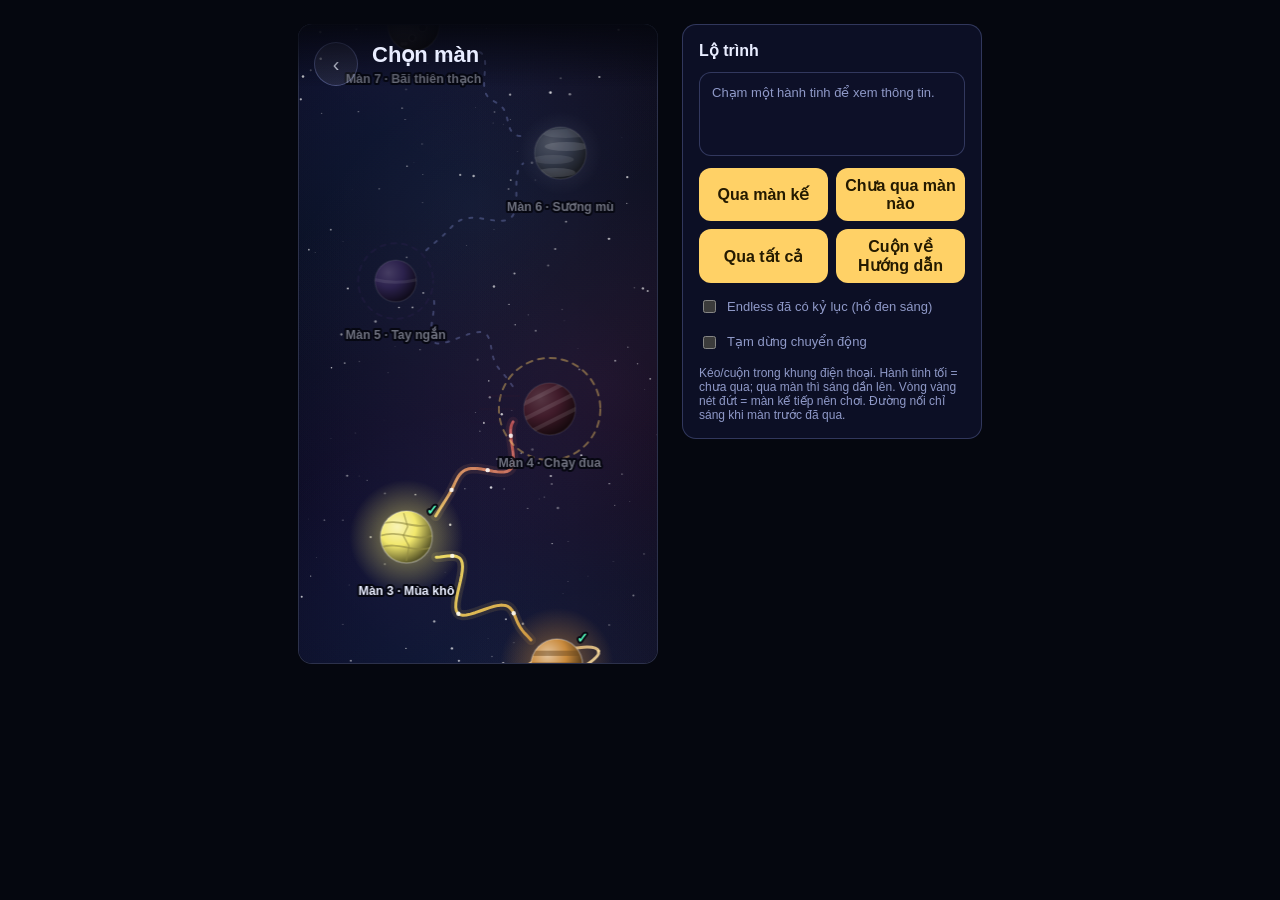
<file: planet-ui/levels.html>
<!doctype html>
<html lang="vi">
<head>
<meta charset="utf-8">
<meta name="viewport" content="width=device-width,initial-scale=1">
<title>Planet Conquest – Chọn màn (lộ trình hành tinh)</title>
<link rel="stylesheet" href="style.css">
<style>
  .phone { position: relative; width: 360px; max-width: 100%; }
  #viewport { width: 360px; height: 640px; overflow-y: auto; border-radius: 14px; border: 1px solid #a0afff40; scrollbar-width: none; background: #05070f; }
  #viewport::-webkit-scrollbar { display: none; }
  #viewport canvas { display: block; width: 360px; height: auto; border: 0; border-radius: 0; }
  .title { position: absolute; left: 0; right: 0; top: 0; height: 62px; padding: 18px 16px 0 74px; font-weight: 700; font-size: 22px;
           border-radius: 14px 14px 0 0; background: linear-gradient(#05070fee, #05070f00); pointer-events: none; }
  .back { position: absolute; left: 16px; top: 18px; width: 44px; height: 44px; border-radius: 22px; background: #ffffff14; border: 1px solid #a0afff55; display: grid; place-items: center; font-size: 20px; }
  .info { background: #0e122ae0; border: 1px solid #a0afff40; border-radius: 12px; padding: 10px 12px; font-size: 13px; line-height: 1.5; color: #8f99c8; min-height: 84px; }
  .info b { color: #e9edff; font-size: 15px; }
  .info .ok { color: #4ff0b4; font-weight: 700; margin-left: 6px; }
</style>
</head>
<body>
<main>
  <div class="phone">
    <div id="viewport"><canvas id="map"></canvas></div>
    <div class="back">‹</div>
    <div class="title">Chọn màn</div>
  </div>
  <section class="panel">
    <h1>Lộ trình</h1>
    <div class="info" id="info">Chạm một hành tinh để xem thông tin.</div>
    <div class="btns">
      <button id="next">Qua màn kế</button>
      <button id="reset">Chưa qua màn nào</button>
      <button id="all">Qua tất cả</button>
      <button id="rewind">Cuộn về Hướng dẫn</button>
    </div>
    <label class="row"><input id="endlessBest" type="checkbox"> Endless đã có kỷ lục (hố đen sáng)</label>
    <label class="row"><input id="pause" type="checkbox"> Tạm dừng chuyển động</label>
    <p style="font-size:12px;color:#8f99c8;margin:0">Kéo/cuộn trong khung điện thoại. Hành tinh tối = chưa qua; qua màn thì sáng dần lên.
      Vòng vàng nét đứt = màn kế tiếp nên chơi. Đường nối chỉ sáng khi màn trước đã qua.</p>
  </section>
</main>
<script src="levels.js"></script>
</body>
</html>
</file>
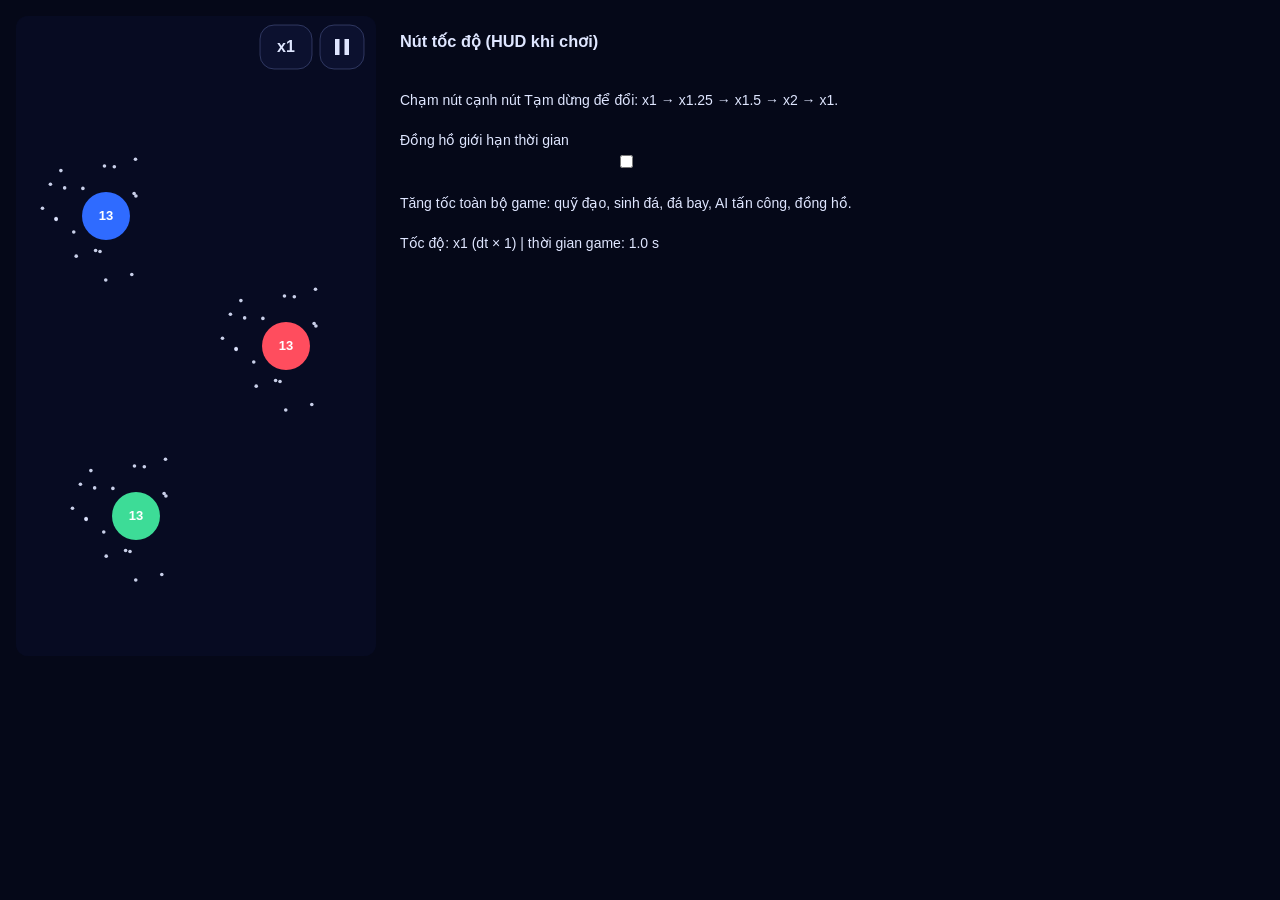
<file: planet-ui/speed.html>
<!doctype html>
<html lang="vi">
<head>
<meta charset="utf-8">
<meta name="viewport" content="width=device-width,initial-scale=1">
<title>Planet Conquest – Nút tốc độ</title>
<style>
  body{margin:0;background:#050818;color:#dfe6ff;font:14px sans-serif;display:flex;gap:24px;padding:16px;flex-wrap:wrap}
  canvas{background:#070b22;border-radius:12px;touch-action:none}
  .panel{display:flex;flex-direction:column;gap:10px;min-width:220px}
  label{display:flex;flex-direction:column;gap:4px}
</style>
</head>
<body>
<canvas id="stage" width="360" height="640"></canvas>
<section class="panel">
  <h3>Nút tốc độ (HUD khi chơi)</h3>
  <p>Chạm nút cạnh nút Tạm dừng để đổi: x1 → x1.25 → x1.5 → x2 → x1.</p>
  <label>Đồng hồ giới hạn thời gian <input id="timeChip" type="checkbox"></label>
  <p>Tăng tốc toàn bộ game: quỹ đạo, sinh đá, đá bay, AI tấn công, đồng hồ.</p>
  <div id="info"></div>
</section>
<script src="speed.js"></script>
</body>
</html>
</file>
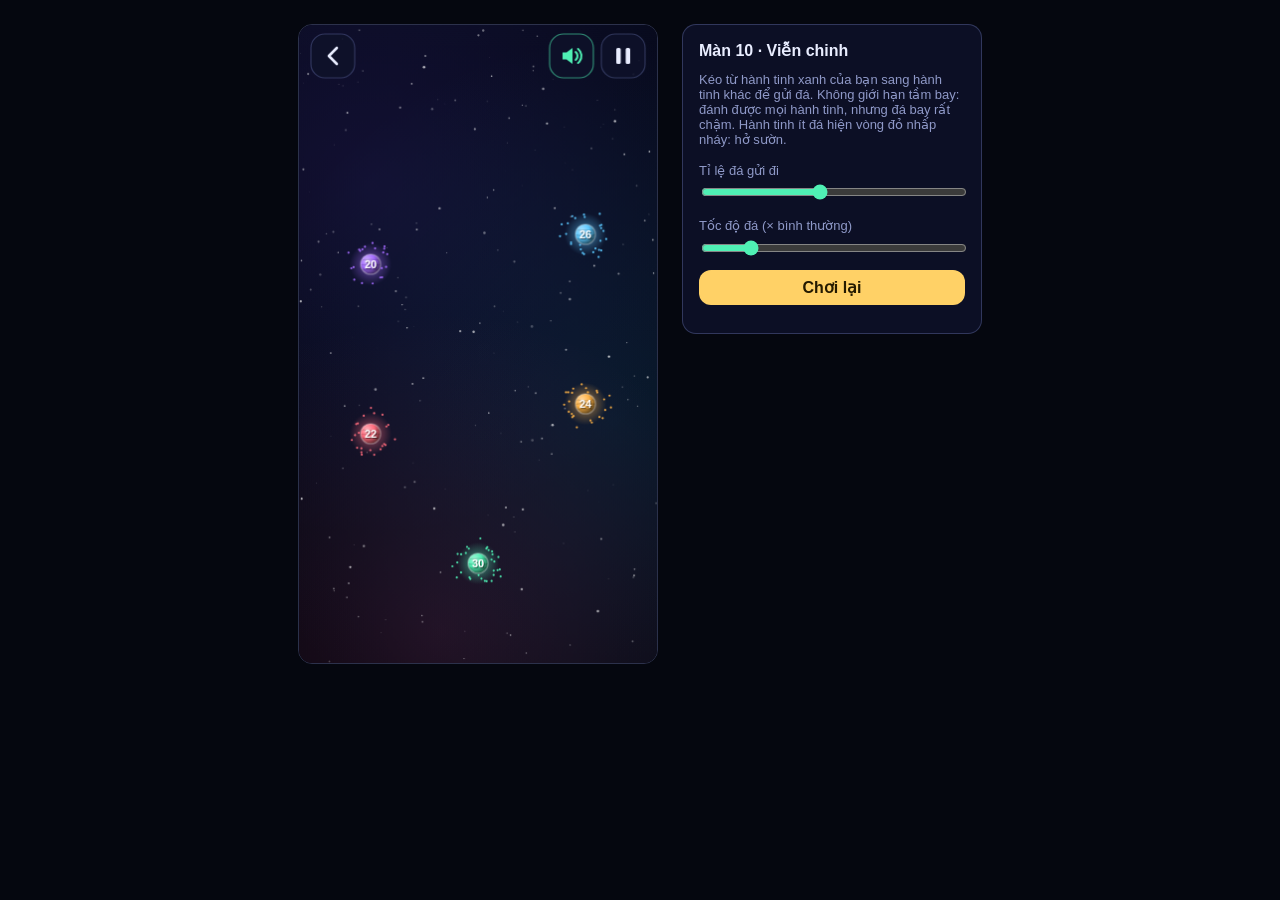
<file: planet-ui/voyage.html>
<!doctype html>
<html lang="vi">
<head>
<meta charset="utf-8">
<meta name="viewport" content="width=device-width,initial-scale=1">
<title>Planet Conquest – Màn 10 · Viễn chinh</title>
<link rel="stylesheet" href="style.css">
<style>canvas{height:640px}</style>
</head>
<body>
<main>
  <canvas id="stage" width="360" height="640"></canvas>
  <section class="panel">
    <h1>Màn 10 · Viễn chinh</h1>
    <p style="margin:0;font-size:13px;color:#8f99c8">Kéo từ hành tinh xanh của bạn sang hành tinh khác để gửi đá. Không giới hạn tầm bay: đánh được mọi hành tinh, nhưng đá bay rất chậm. Hành tinh ít đá hiện vòng đỏ nhấp nháy: hở sườn.</p>
    <label>Tỉ lệ đá gửi đi <input id="frac" autocomplete="off" type="range" min="10" max="100" value="50"></label>
    <label>Tốc độ đá (× bình thường) <input id="spd" autocomplete="off" type="range" min="10" max="100" value="25"></label>
    <button id="reset">Chơi lại</button>
    <b id="end" style="color:#4ff0b4"></b>
  </section>
</main>
<script src="voyage.js"></script>
</body>
</html>
</file>
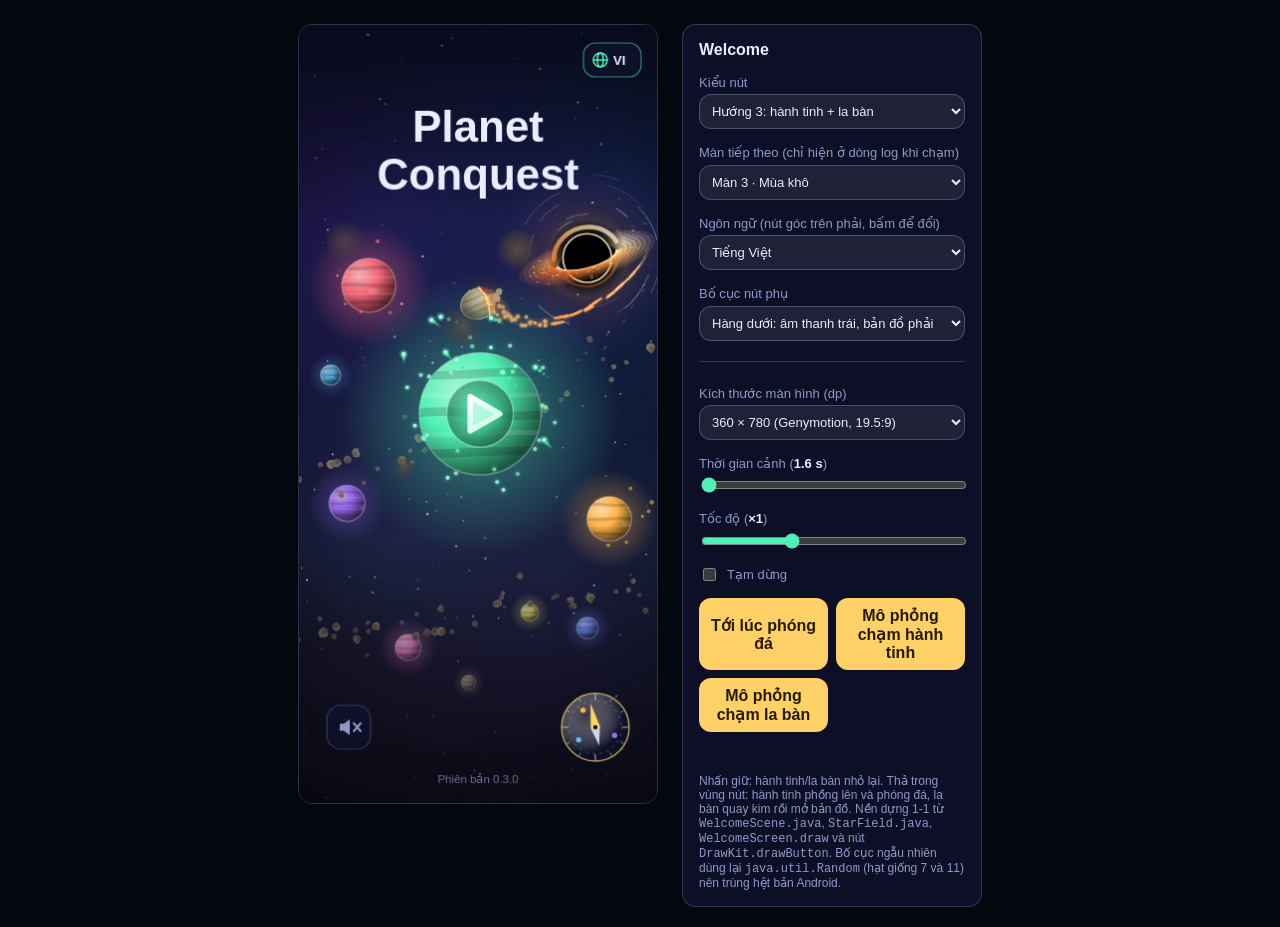
<file: planet-ui/welcome.html>
<!doctype html>
<html lang="vi">
<head>
<meta charset="utf-8">
<meta name="viewport" content="width=device-width,initial-scale=1">
<title>Planet Conquest – Welcome</title>
<link rel="stylesheet" href="style.css">
<style>
  canvas { max-width: 100%; height: auto; cursor: pointer; touch-action: none; transition: none; }
  .log { font-size: 12px; color: #8f99c8; min-height: 18px; }
</style>
</head>
<body>
<main>
  <canvas id="stage" width="360" height="780"></canvas>
  <section class="panel">
    <h1>Welcome</h1>
    <label>Kiểu nút
      <select id="mode"><option value="planet" selected>Hướng 3: hành tinh + la bàn</option><option value="rect">Bản hiện tại: nút chữ nhật</option></select>
    </label>
    <label>Màn tiếp theo (chỉ hiện ở dòng log khi chạm)
      <select id="next"><option value="0">Hướng dẫn (chưa từng chơi)</option><option value="3" selected>Màn 3 · Mùa khô</option><option value="9">Màn 9 · Đối thủ tăng tốc</option><option value="-1">Endless (đã qua hết)</option></select>
    </label>
    <label>Ngôn ngữ (nút góc trên phải, bấm để đổi)
      <select id="lang"><option value="vi" selected>Tiếng Việt</option><option value="en">English</option></select>
    </label>
    <label>Bố cục nút phụ
      <select id="pos"><option value="bar" selected>Hàng dưới: âm thanh trái, bản đồ phải</option><option value="center">La bàn giữa dưới, âm thanh góc trên phải</option></select>
    </label>
    <hr>
    <label>Kích thước màn hình (dp)
      <select id="size"><option value="780" selected>360 × 780 (Genymotion, 19.5:9)</option><option value="640">360 × 640 (16:9)</option><option value="800">360 × 800</option></select>
    </label>
    <label>Thời gian cảnh (<b id="tV"></b>)
      <input id="t" type="range" min="0" max="48" step="0.1" value="0">
    </label>
    <label>Tốc độ (<b id="speedV">×1</b>)
      <input id="speed" type="range" min="0" max="3" step="0.25" value="1">
    </label>
    <label class="row"><input id="pause" type="checkbox"> Tạm dừng</label>
    <div class="btns"><button id="jumpLaunch">Tới lúc phóng đá</button><button id="tapPlay">Mô phỏng chạm hành tinh</button><button id="tapMap">Mô phỏng chạm la bàn</button></div>
    <div class="log" id="log"></div>
    <p style="font-size:12px;color:#8f99c8;margin:0">Nhấn giữ: hành tinh/la bàn nhỏ lại. Thả trong vùng nút: hành tinh phồng lên và phóng đá, la bàn quay kim rồi mở bản đồ. Nền dựng 1-1 từ <code>WelcomeScene.java</code>, <code>StarField.java</code>, <code>WelcomeScreen.draw</code> và nút <code>DrawKit.drawButton</code>.
      Bố cục ngẫu nhiên dùng lại <code>java.util.Random</code> (hạt giống 7 và 11) nên trùng hệt bản Android.</p>
  </section>
</main>
<script src="welcome.js"></script>
</body>
</html>
</file>
<file: planet-ui/style.css>
:root { color-scheme: dark; }
* { box-sizing: border-box; }
body { margin: 0; background: #05070f; color: #e9edff; font-family: Roboto, "Helvetica Neue", Arial, sans-serif; }
main { display: flex; flex-wrap: wrap; gap: 24px; justify-content: center; align-items: flex-start; padding: 24px 16px; }
canvas { width: 360px; height: 420px; max-width: 100%; transition: width .2s, height .2s; border-radius: 14px; border: 1px solid #a0afff40; }
.panel { width: 300px; background: #0e122ae0; border: 1px solid #a0afff40; border-radius: 14px; padding: 16px; display: grid; gap: 12px; }
.panel h1 { margin: 0; font-size: 16px; }
label { display: block; line-height: 1.8; font-size: 13px; color: #8f99c8; }
label.row { display: flex; align-items: center; gap: 8px; }
label b { color: #e9edff; }
select, button { background: #ffffff14; color: #e9edff; border: 1px solid #a0afff55; border-radius: 12px; padding: 8px; font: inherit; }
button { background: #ffd166; color: #241a00; border: 0; font-weight: 700; cursor: pointer; }
input[type=range] { accent-color: #4ff0b4; }
canvas.zoom { width: 720px; height: 840px; }
input[type=range], select { width: 100%; display: block; }
label.row input { width: auto; }
hr { border: 0; border-top: 1px solid #a0afff40; width: 100%; }
.btns { display: grid; grid-template-columns: 1fr 1fr; gap: 8px; }
</file>
